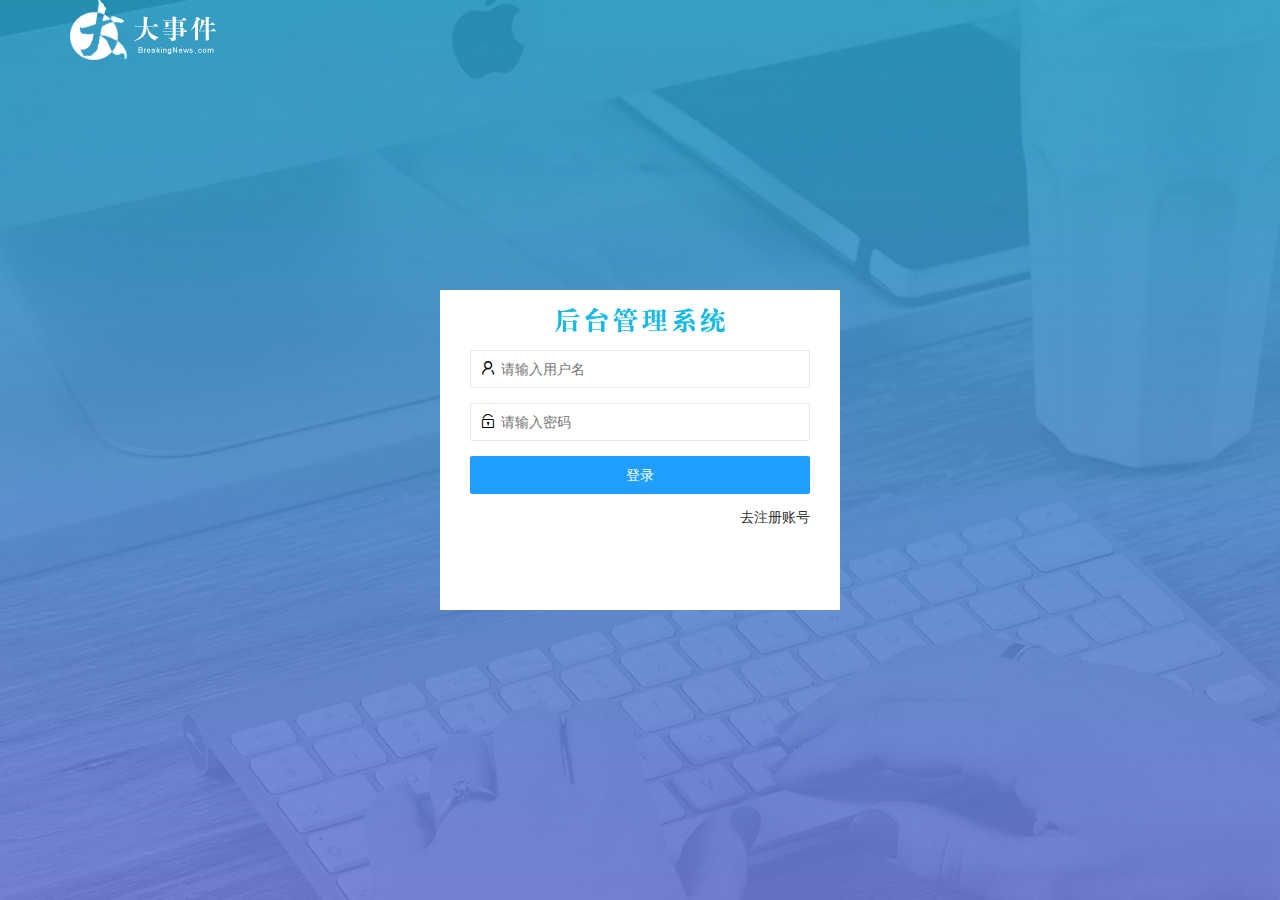
<file: login.html>
<!DOCTYPE html>
<html lang="en">

<head>
    <meta charset="UTF-8">
    <meta name="viewport" content="width=device-width, initial-scale=1.0">
    <title>Document</title>
    <link rel="stylesheet" href="./assets/lib/layui/css/layui.css">
    <link rel="stylesheet" href="./assets/css/login.css">
</head>

<body>
    <div class="layui-main">
        <img src="./assets/images/logo.png" alt="">
    </div>


    <!-- 登录注册大盒子 -->
    <div class="loginAndRegBox">
        <!-- 登录注册大盒子标题 -->
        <div class="title-box"></div>
        <!-- 登录盒子 -->
        <div class="login-box">
            <!-- 登录表单 -->
            <form class="layui-form" action="" id="form_login">
                <div class="layui-form-item">
                    <i class="layui-icon layui-icon-username"></i>
                    <input type="text" name="username" required lay-verify="required" placeholder="请输入用户名" autocomplete="off" class="layui-input">
                </div>
                <div class="layui-form-item">
                    <i class="layui-icon layui-icon-password"></i>
                    <input type="password" name="password" required lay-verify="required|pwd" placeholder="请输入密码" autocomplete="off" class="layui-input">
                </div>
                <div class="layui-form-item">
                    <button class="layui-btn layui-btn-fluid layui-btn-normal" lay-submit lay-filter="formDemo">登录</button>
                </div>
                <div class="layui-form-item link">
                    <a href="javascript:;" id="link_reg">去注册账号</a>
                </div>
            </form>
        </div>
        <!-- 注册盒子 -->
        <div class="reg-box">
            <form class="layui-form" action="" id="form_reg">
                <div class="layui-form-item">
                    <i class="layui-icon layui-icon-username"></i>
                    <input type="text" name="username" required lay-verify="required" placeholder="请输入用户名" autocomplete="off" class="layui-input">
                </div>
                <div class="layui-form-item">
                    <i class="layui-icon layui-icon-password"></i>
                    <input type="password" name="password" required lay-verify="required|pwd" placeholder="请输入密码" autocomplete="off" class="layui-input">
                </div>
                <div class="layui-form-item">
                    <i class="layui-icon layui-icon-password"></i>
                    <input type="password" required lay-verify="required|repwd" placeholder="再次确定密码" autocomplete="off" class="layui-input">
                </div>
                <div class="layui-form-item">
                    <button class="layui-btn layui-btn-fluid layui-btn-normal" lay-submit lay-filter="formDemo">登录</button>
                </div>
                <div class="layui-form-item link">
                    <a href="javascript:;" id="link_login">去登录</a>
                </div>
            </form>

        </div>
    </div>

    <script src="./assets/lib/layui/layui.all.js"></script>
    <script src="./assets/lib/jquery.js"></script>
    <script src="./assets/js/baseAPI.js"></script>
    <script src="./assets/js/login.js"></script>
    <script>
    </script>
</body>

</html>
</file>
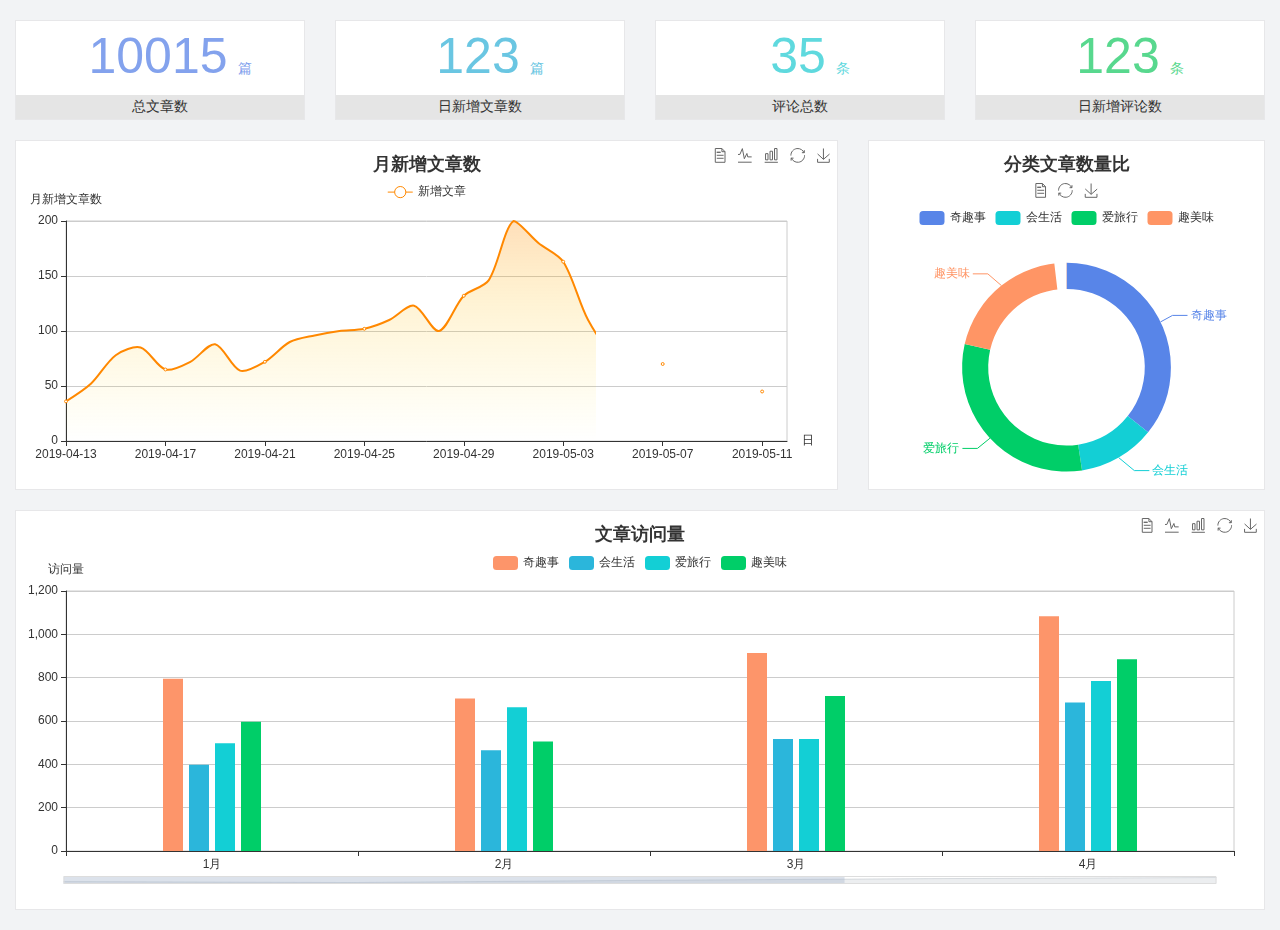
<file: home/dashboard.html>
<!DOCTYPE html>
<html lang="en">

<head>
  <meta charset="UTF-8">
  <meta name="viewport" content="width=device-width, initial-scale=1.0">
  <meta http-equiv="X-UA-Compatible" content="ie=edge">
  <title>图表统计</title>
  <link rel="stylesheet" href="../../assets/lib/bootstrap.css" />
  <link rel="stylesheet" href="../../assets/lib/main.css" />
  <script src="../../assets/lib/jquery.js"></script>
  <script type="text/javascript" src="../../assets/lib/echarts.min.js"></script>
</head>

<body>
  <div class="container-fluid">
    <div class="row spannel_list">
      <div class="col-sm-3 col-xs-6">
        <div class="spannel">
          <em>10015</em><span>篇</span>
          <b>总文章数</b>
        </div>
      </div>
      <div class="col-sm-3 col-xs-6">
        <div class="spannel scolor01">
          <em>123</em><span>篇</span>
          <b>日新增文章数</b>
        </div>
      </div>
      <div class="col-sm-3 col-xs-6">
        <div class="spannel scolor02">
          <em>35</em><span>条</span>
          <b>评论总数</b>
        </div>
      </div>
      <div class="col-sm-3 col-xs-6">
        <div class="spannel scolor03">
          <em>123</em><span>条</span>
          <b>日新增评论数</b>
        </div>
      </div>
    </div>
  </div>

  <div class="container-fluid">
    <div class="row curve-pie">
      <div class="col-lg-8 col-md-8">
        <div class="gragh_pannel" id="curve_show"></div>
      </div>
      <div class="col-lg-4 col-md-4">
        <div class="gragh_pannel" id="pie_show"></div>
      </div>
    </div>
  </div>

  <div class="container-fluid">
    <div class="column_pannel" id="column_show"></div>
  </div>

  <script>
    var oChart = echarts.init(document.getElementById('curve_show'));
    var aList_all = [
      { 'count': 36, 'date': '2019-04-13' },
      { 'count': 52, 'date': '2019-04-14' },
      { 'count': 78, 'date': '2019-04-15' },
      { 'count': 85, 'date': '2019-04-16' },
      { 'count': 65, 'date': '2019-04-17' },
      { 'count': 72, 'date': '2019-04-18' },
      { 'count': 88, 'date': '2019-04-19' },
      { 'count': 64, 'date': '2019-04-20' },
      { 'count': 72, 'date': '2019-04-21' },
      { 'count': 90, 'date': '2019-04-22' },
      { 'count': 96, 'date': '2019-04-23' },
      { 'count': 100, 'date': '2019-04-24' },
      { 'count': 102, 'date': '2019-04-25' },
      { 'count': 110, 'date': '2019-04-26' },
      { 'count': 123, 'date': '2019-04-27' },
      { 'count': 100, 'date': '2019-04-28' },
      { 'count': 132, 'date': '2019-04-29' },
      { 'count': 146, 'date': '2019-04-30' },
      { 'count': 200, 'date': '2019-05-01' },
      { 'count': 180, 'date': '2019-05-02' },
      { 'count': 163, 'date': '2019-05-03' },
      { 'count': 110, 'date': '2019-05-04' },
      { 'count': 80, 'date': '2019-05-05' },
      { 'count': 82, 'date': '2019-05-06' },
      { 'count': 70, 'date': '2019-05-07' },
      { 'count': 65, 'date': '2019-05-08' },
      { 'count': 54, 'date': '2019-05-09' },
      { 'count': 40, 'date': '2019-05-10' },
      { 'count': 45, 'date': '2019-05-11' },
      { 'count': 38, 'date': '2019-05-12' },
    ];

    let aCount = [];
    let aDate = [];

    for (var i = 0; i < aList_all.length; i++) {
      aCount.push(aList_all[i].count);
      aDate.push(aList_all[i].date);
    }

    var chartopt = {
      title: {
        text: '月新增文章数',
        left: 'center',
        top: '10'
      },
      tooltip: {
        trigger: 'axis'
      },
      legend: {
        data: ['新增文章'],
        top: '40'
      },
      toolbox: {
        show: true,
        feature: {
          mark: { show: true },
          dataView: { show: true, readOnly: false },
          magicType: { show: true, type: ['line', 'bar'] },
          restore: { show: true },
          saveAsImage: { show: true }
        }
      },
      calculable: true,
      xAxis: [
        {
          name: '日',
          type: 'category',
          boundaryGap: false,
          data: aDate
        }
      ],
      yAxis: [
        {
          name: '月新增文章数',
          type: 'value'
        }
      ],
      series: [
        {
          name: '新增文章',
          type: 'line',
          smooth: true,
          itemStyle: { normal: { areaStyle: { type: 'default' }, color: '#f80' }, lineStyle: { color: '#f80' } },
          data: aCount
        }],
      areaStyle: {
        normal: {
          color: new echarts.graphic.LinearGradient(0, 0, 0, 1, [{
            offset: 0,
            color: 'rgba(255,136,0,0.39)'
          }, {
            offset: .34,
            color: 'rgba(255,180,0,0.25)'
          }, {
            offset: 1,
            color: 'rgba(255,222,0,0.00)'
          }])

        }
      },
      grid: {
        show: true,
        x: 50,
        x2: 50,
        y: 80,
        height: 220
      }
    };

    oChart.setOption(chartopt);


    var oPie = echarts.init(document.getElementById('pie_show'));
    var oPieopt =
    {
      title: {
        top: 10,
        text: '分类文章数量比',
        x: 'center'
      },
      tooltip: {
        trigger: 'item',
        formatter: "{a} <br/>{b} : {c} ({d}%)"
      },
      color: ['#5885e8', '#13cfd5', '#00ce68', '#ff9565'],
      legend: {
        x: 'center',
        top: 65,
        data: ['奇趣事', '会生活', '爱旅行', '趣美味']
      },
      toolbox: {
        show: true,
        x: 'center',
        top: 35,
        feature: {
          mark: { show: true },
          dataView: { show: true, readOnly: false },
          magicType: {
            show: true,
            type: ['pie', 'funnel'],
            option: {
              funnel: {
                x: '25%',
                width: '50%',
                funnelAlign: 'left',
                max: 1548
              }
            }
          },
          restore: { show: true },
          saveAsImage: { show: true }
        }
      },
      calculable: true,
      series: [
        {
          name: '访问来源',
          type: 'pie',
          radius: ['45%', '60%'],
          center: ['50%', '65%'],
          data: [
            { value: 300, name: '奇趣事' },
            { value: 100, name: '会生活' },
            { value: 260, name: '爱旅行' },
            { value: 180, name: '趣美味' }
          ]
        }
      ]
    };
    oPie.setOption(oPieopt);



    var oColumn = this.echarts.init(document.getElementById('column_show'));
    var oColumnopt =
    {
      title: {
        text: '文章访问量',
        left: 'center',
        top: '10'
      },
      tooltip: {
        trigger: 'axis'
      },
      legend: {
        data: ['奇趣事', '会生活', '爱旅行', '趣美味'],
        top: '40'
      },
      toolbox: {
        show: true,
        feature: {
          mark: { show: true },
          dataView: { show: true, readOnly: false },
          magicType: { show: true, type: ['line', 'bar'] },
          restore: { show: true },
          saveAsImage: { show: true }
        }
      },
      calculable: true,
      xAxis: [
        {
          type: 'category',
          data: ['1月', '2月', '3月', '4月', '5月']
        }
      ],
      yAxis: [
        {
          name: '访问量',
          type: 'value'
        }
      ],
      series: [
        {
          name: '奇趣事',
          type: 'bar',
          barWidth: 20,
          itemStyle: {
            normal: { areaStyle: { type: 'default' }, color: '#fd956a' }
          },
          data: [800, 708, 920, 1090, 1200]
        },
        {
          name: '会生活',
          type: 'bar',
          barWidth: 20,
          itemStyle: {
            normal: { areaStyle: { type: 'default' }, color: '#2bb6db' }
          },
          data: [400, 468, 520, 690, 800]
        },
        {
          name: '爱旅行',
          type: 'bar',
          barWidth: 20,
          itemStyle: {
            normal: { areaStyle: { type: 'default' }, color: '#13cfd5' }
          },
          data: [500, 668, 520, 790, 900]
        },
        {
          name: '趣美味',
          type: 'bar',
          barWidth: 20,
          itemStyle: {
            normal: { areaStyle: { type: 'default' }, color: '#00ce68' }
          },
          data: [600, 508, 720, 890, 1000]
        }
      ],
      grid: {
        show: true,
        x: 50,
        x2: 30,
        y: 80,
        height: 260
      },
      dataZoom: [//给x轴设置滚动条
        {
          start: 0,//默认为0
          end: 100 - 1000 / 31,//默认为100
          type: 'slider',
          show: true,
          xAxisIndex: [0],
          handleSize: 0,//滑动条的 左右2个滑动条的大小
          height: 8,//组件高度
          left: 45, //左边的距离
          right: 50,//右边的距离
          bottom: 26,//右边的距离
          handleColor: '#ddd',//h滑动图标的颜色
          handleStyle: {
            borderColor: "#cacaca",
            borderWidth: "1",
            shadowBlur: 2,
            background: "#ddd",
            shadowColor: "#ddd",
          }
        }]
    };
    oColumn.setOption(oColumnopt);
  </script>
</body>

</html>
</file>
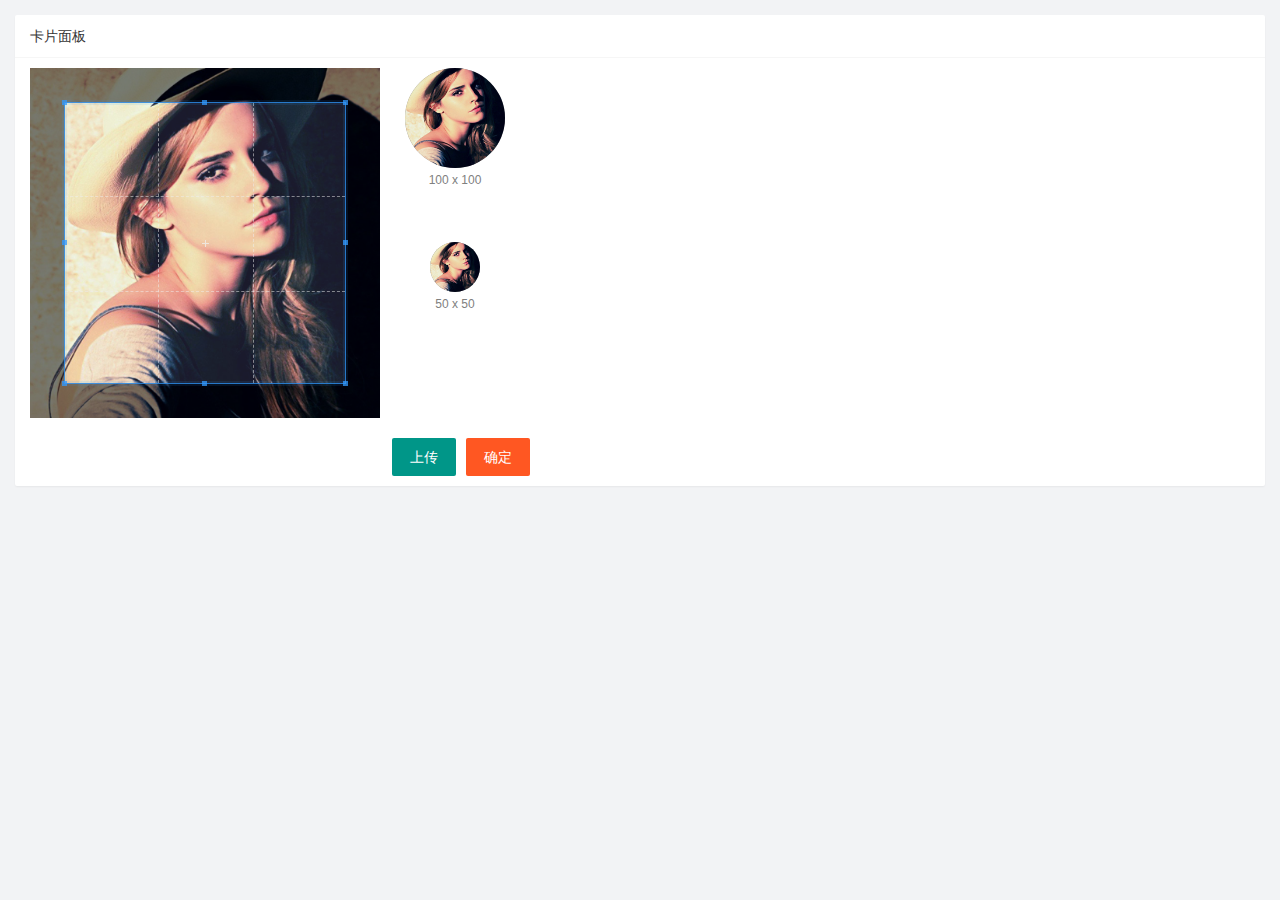
<file: user/user_avatar.html>
<!DOCTYPE html>
<html lang="en">

<head>
    <meta charset="UTF-8">
    <meta name="viewport" content="width=device-width, initial-scale=1.0">
    <title>Document</title>
    <link rel="stylesheet" href="/assets/lib/layui/css/layui.css">
    <link rel="stylesheet" href="/assets/lib/cropper/cropper.css" />
    <link rel="stylesheet" href="/assets/css/user/user_avatar.css">
</head>

<body>
    <div class="layui-card">
        <div class="layui-card-header">卡片面板</div>
        <div class="layui-card-body">
            <!-- 第一行的图片裁剪和预览区域 -->
            <div class="row1">
                <!-- 图片裁剪区域 -->
                <div class="cropper-box">
                    <!-- 这个 img 标签很重要，将来会把它初始化为裁剪区域 -->
                    <img id="image" src="/assets/images/sample.jpg" />
                </div>
                <!-- 图片的预览区域 -->
                <div class="preview-box">
                    <div>
                        <!-- 宽高为 100px 的预览区域 -->
                        <div class="img-preview w100"></div>
                        <p class="size">100 x 100</p>
                    </div>
                    <div>
                        <!-- 宽高为 50px 的预览区域 -->
                        <div class="img-preview w50"></div>
                        <p class="size">50 x 50</p>
                    </div>
                </div>
            </div>

            <!-- 第二行的按钮区域 -->
            <div class="row2">
                <input type="file" name="" id="file" accept="img/png,img/jpeg">
                <button type="button" class="layui-btn" id="upload">上传</button>
                <button type="button" class="layui-btn layui-btn-danger" id="upload2">确定</button>
            </div>
        </div>
    </div>
    <script src="/assets/lib/layui/layui.all.js"></script>
    <script src="/assets/lib/jquery.js"></script>
    <script src="/assets/lib/cropper/Cropper.js"></script>
    <script src="/assets/lib/cropper/jquery-cropper.js"></script>
    <script src="/assets/js/baseAPI.js"></script>
    <script src="/assets/js/user/user_avatar.js"></script>
</body>

</html>
</file>
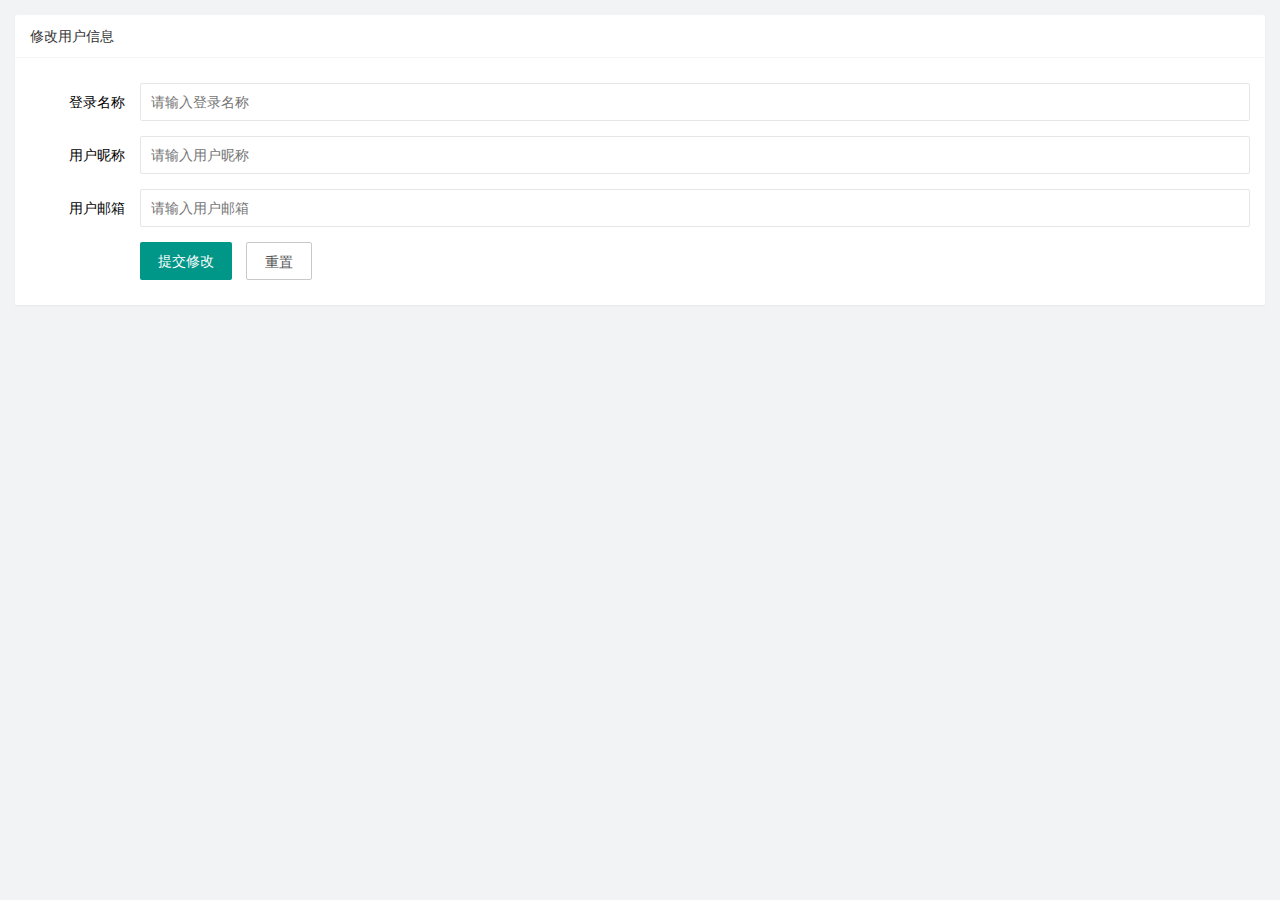
<file: user/user_info.html>
<!DOCTYPE html>
<html lang="en">

<head>
    <meta charset="UTF-8" />
    <meta name="viewport" content="width=device-width, initial-scale=1.0" />
    <title>Document</title>
    <!-- 导入 layui 的样式 -->
    <link rel="stylesheet" href="/assets/lib/layui/css/layui.css" />
    <!-- 导入自己的样式 -->
    <link rel="stylesheet" href="/assets/css/user/user_info.css" />
</head>

<body>
    <!-- 卡片区域 -->
    <div class="layui-card">
        <div class="layui-card-header">修改用户信息</div>
        <div class="layui-card-body">
            <!-- form 表单区域 -->
            <form class="layui-form" action="" lay-filter="formUserInfo">
                <div class="layui-form-item">
                    <input type="hidden" name="id" value="">
                </div>
                <div class="layui-form-item">
                    <label class="layui-form-label">登录名称</label>
                    <div class="layui-input-block">
                        <input type="text" name="username" required lay-verify="required" placeholder="请输入登录名称" autocomplete="off" class="layui-input" readonly />
                    </div>
                </div>
                <div class="layui-form-item">
                    <label class="layui-form-label">用户昵称</label>
                    <div class="layui-input-block">
                        <input type="text" name="nickname" required lay-verify="required|nickname" placeholder="请输入用户昵称" autocomplete="off" class="layui-input" />
                    </div>
                </div>
                <div class="layui-form-item">
                    <label class="layui-form-label">用户邮箱</label>
                    <div class="layui-input-block">
                        <input type="text" name="email" required lay-verify="required|email" placeholder="请输入用户邮箱" autocomplete="off" class="layui-input" />
                    </div>
                </div>
                <div class="layui-form-item">
                    <div class="layui-input-block">
                        <button class="layui-btn" lay-submit lay-filter="formDemo">提交修改</button>
                        <button type="reset" class="layui-btn layui-btn-primary" id="resetBtn">重置</button>
                    </div>
                </div>
            </form>
        </div>
    </div>
    <!-- 导入 layui 的 js -->
    <script src="/assets/lib/layui/layui.all.js"></script>
    <!-- 导入 jquery -->
    <script src="/assets/lib/jquery.js"></script>
    <script src="/assets/js/baseAPI.js"></script>
    <!-- 导入自己的 js -->
    <script src="/assets/js/user/user_info.js"></script>
</body>

</html>
</file>
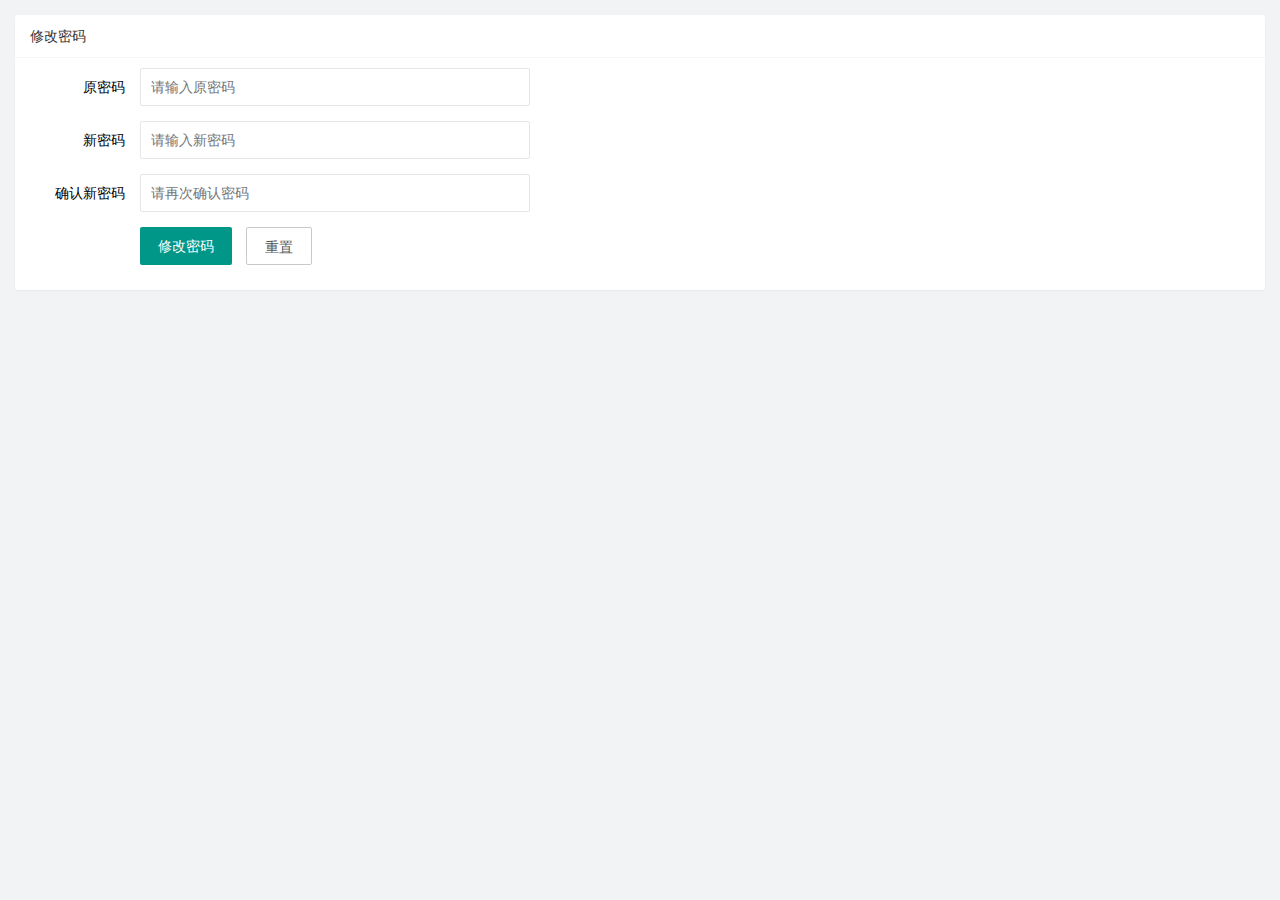
<file: user/user_pwd.html>
<!DOCTYPE html>
<html lang="en">

<head>
    <meta charset="UTF-8" />
    <meta name="viewport" content="width=device-width, initial-scale=1.0" />
    <title>Document</title>
    <link rel="stylesheet" href="/assets/lib/layui/css/layui.css" />
    <link rel="stylesheet" href="/assets/css/user/user_pwd.css" />
</head>

<body>
    <!-- 卡片区域 -->
    <div class="layui-card">
        <div class="layui-card-header">修改密码</div>
        <div class="layui-card-body">
            <form class="layui-form">
                <div class="layui-form-item">
                    <label class="layui-form-label">原密码</label>
                    <div class="layui-input-block">
                        <input type="password" name="oldPwd" required lay-verify="required|pwd" placeholder="请输入原密码" autocomplete="off" class="layui-input" />
                    </div>
                </div>
                <div class="layui-form-item">
                    <label class="layui-form-label">新密码</label>
                    <div class="layui-input-block">
                        <input type="password" name="newPwd" required lay-verify="required|pwd|samepwd" placeholder="请输入新密码" autocomplete="off" class="layui-input" />
                    </div>
                </div>
                <div class="layui-form-item">
                    <label class="layui-form-label">确认新密码</label>
                    <div class="layui-input-block">
                        <input type="password" name="rePwd" required lay-verify="required|pwd" placeholder="请再次确认密码" autocomplete="off" class="layui-input" />
                    </div>
                </div>
                <div class="layui-form-item">
                    <div class="layui-input-block">
                        <button class="layui-btn" lay-submit lay-filter="formDemo">修改密码</button>
                        <button type="reset" class="layui-btn layui-btn-primary">重置</button>
                    </div>
                </div>
            </form>
        </div>
    </div>
    <script src="/assets/lib/layui/layui.all.js"></script>
    <script src="/assets/lib/jquery.js"></script>
    <script src="/assets/js/baseAPI.js"></script>
    <script src="/assets/js/user/user_pwd.js"></script>
</body>

</html>
</file>
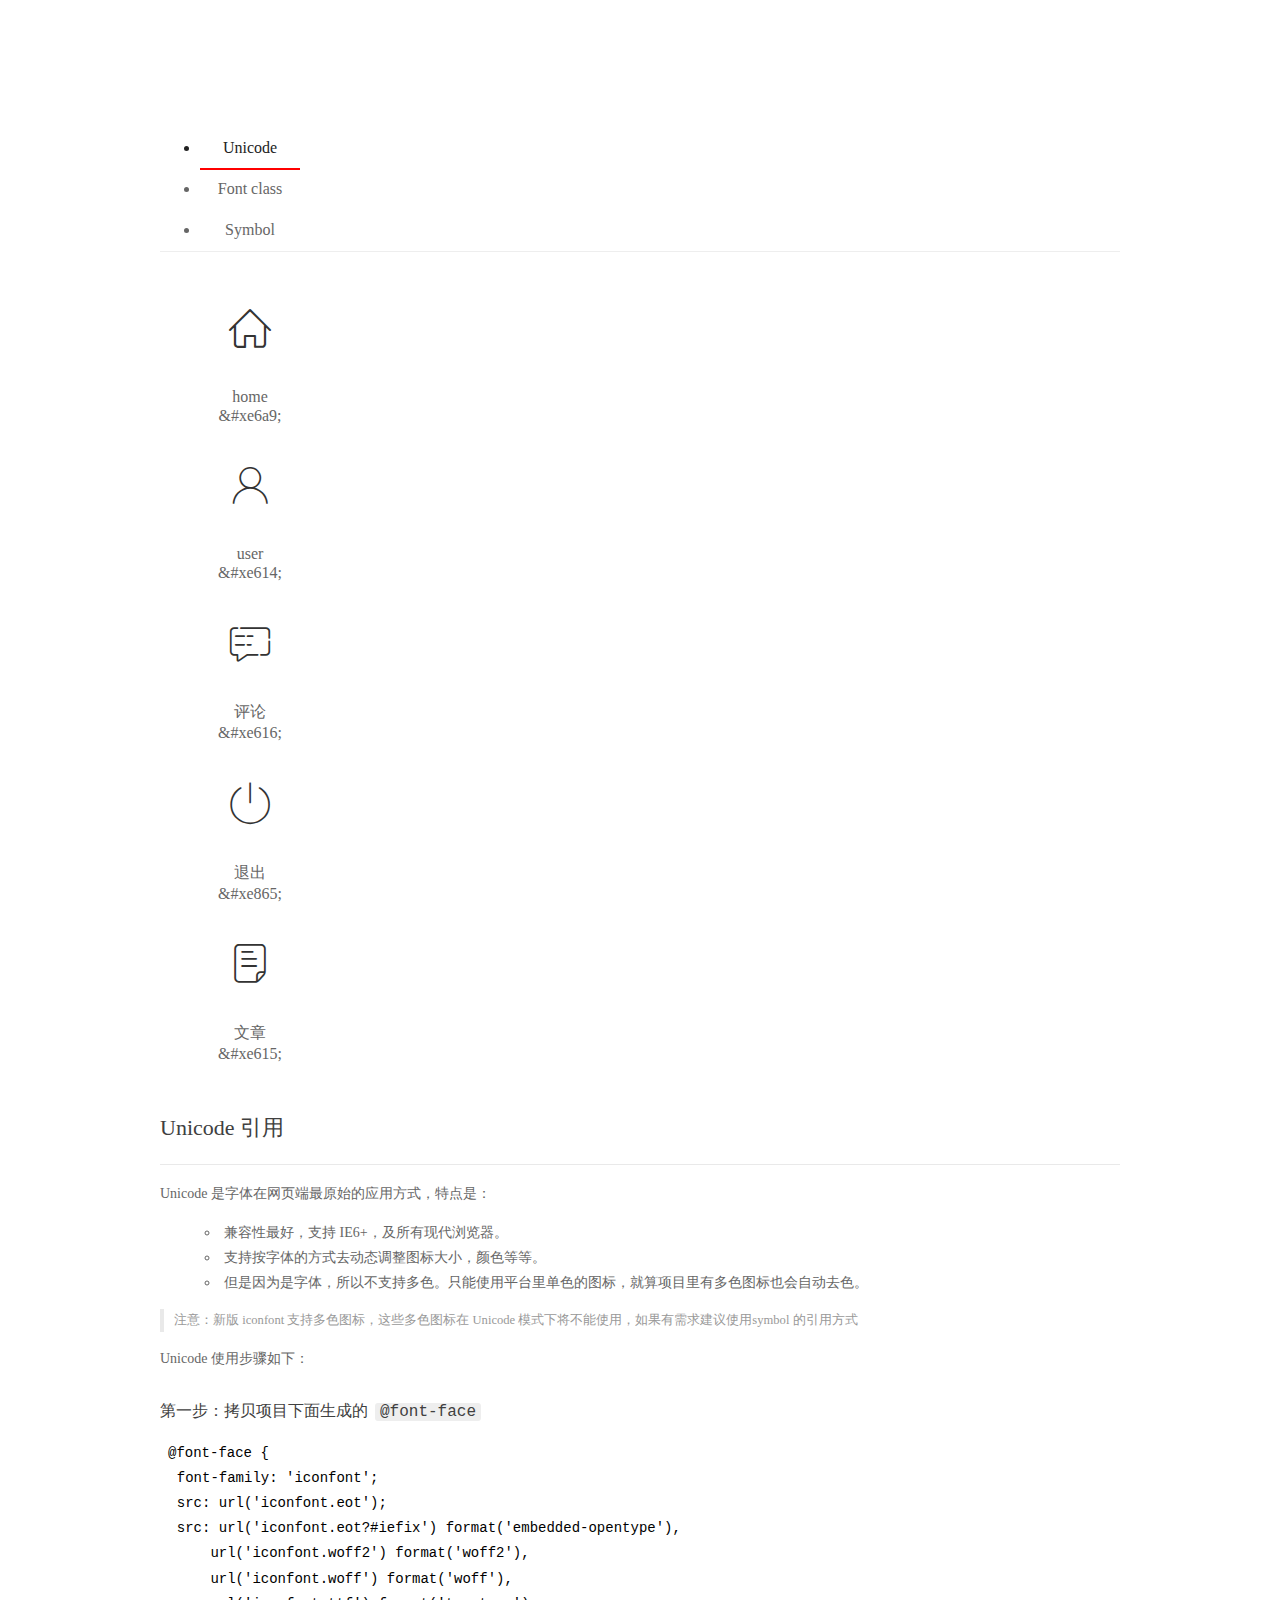
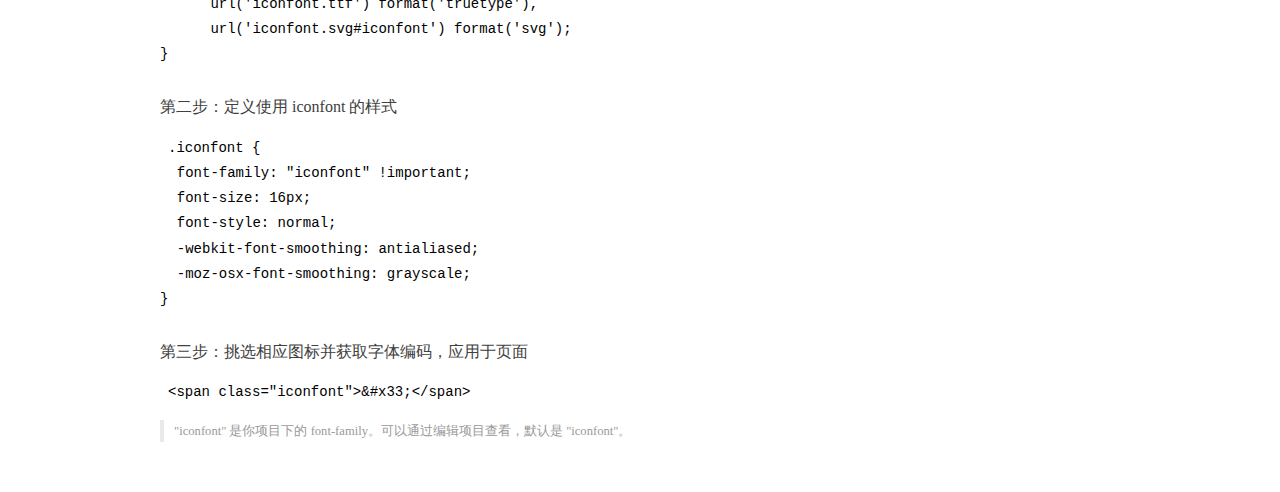
<file: assets/fonts/demo_index.html>
<!DOCTYPE html>
<html>
<head>
  <meta charset="utf-8"/>
  <title>IconFont Demo</title>
  <link rel="shortcut icon" href="https://gtms04.alicdn.com/tps/i4/TB1_oz6GVXXXXaFXpXXJDFnIXXX-64-64.ico" type="image/x-icon"/>
  <link rel="stylesheet" href="https://g.alicdn.com/thx/cube/1.3.2/cube.min.css">
  <link rel="stylesheet" href="demo.css">
  <link rel="stylesheet" href="iconfont.css">
  <script src="iconfont.js"></script>
  <!-- jQuery -->
  <script src="https://a1.alicdn.com/oss/uploads/2018/12/26/7bfddb60-08e8-11e9-9b04-53e73bb6408b.js"></script>
  <!-- 代码高亮 -->
  <script src="https://a1.alicdn.com/oss/uploads/2018/12/26/a3f714d0-08e6-11e9-8a15-ebf944d7534c.js"></script>
</head>
<body>
  <div class="main">
    <h1 class="logo"><a href="https://www.iconfont.cn/" title="iconfont 首页" target="_blank">&#xe86b;</a></h1>
    <div class="nav-tabs">
      <ul id="tabs" class="dib-box">
        <li class="dib active"><span>Unicode</span></li>
        <li class="dib"><span>Font class</span></li>
        <li class="dib"><span>Symbol</span></li>
      </ul>
      
    </div>
    <div class="tab-container">
      <div class="content unicode" style="display: block;">
          <ul class="icon_lists dib-box">
          
            <li class="dib">
              <span class="icon iconfont">&#xe6a9;</span>
                <div class="name">home</div>
                <div class="code-name">&amp;#xe6a9;</div>
              </li>
          
            <li class="dib">
              <span class="icon iconfont">&#xe614;</span>
                <div class="name">user</div>
                <div class="code-name">&amp;#xe614;</div>
              </li>
          
            <li class="dib">
              <span class="icon iconfont">&#xe616;</span>
                <div class="name">评论</div>
                <div class="code-name">&amp;#xe616;</div>
              </li>
          
            <li class="dib">
              <span class="icon iconfont">&#xe865;</span>
                <div class="name">退出</div>
                <div class="code-name">&amp;#xe865;</div>
              </li>
          
            <li class="dib">
              <span class="icon iconfont">&#xe615;</span>
                <div class="name">文章</div>
                <div class="code-name">&amp;#xe615;</div>
              </li>
          
          </ul>
          <div class="article markdown">
          <h2 id="unicode-">Unicode 引用</h2>
          <hr>

          <p>Unicode 是字体在网页端最原始的应用方式，特点是：</p>
          <ul>
            <li>兼容性最好，支持 IE6+，及所有现代浏览器。</li>
            <li>支持按字体的方式去动态调整图标大小，颜色等等。</li>
            <li>但是因为是字体，所以不支持多色。只能使用平台里单色的图标，就算项目里有多色图标也会自动去色。</li>
          </ul>
          <blockquote>
            <p>注意：新版 iconfont 支持多色图标，这些多色图标在 Unicode 模式下将不能使用，如果有需求建议使用symbol 的引用方式</p>
          </blockquote>
          <p>Unicode 使用步骤如下：</p>
          <h3 id="-font-face">第一步：拷贝项目下面生成的 <code>@font-face</code></h3>
<pre><code class="language-css"
>@font-face {
  font-family: 'iconfont';
  src: url('iconfont.eot');
  src: url('iconfont.eot?#iefix') format('embedded-opentype'),
      url('iconfont.woff2') format('woff2'),
      url('iconfont.woff') format('woff'),
      url('iconfont.ttf') format('truetype'),
      url('iconfont.svg#iconfont') format('svg');
}
</code></pre>
          <h3 id="-iconfont-">第二步：定义使用 iconfont 的样式</h3>
<pre><code class="language-css"
>.iconfont {
  font-family: "iconfont" !important;
  font-size: 16px;
  font-style: normal;
  -webkit-font-smoothing: antialiased;
  -moz-osx-font-smoothing: grayscale;
}
</code></pre>
          <h3 id="-">第三步：挑选相应图标并获取字体编码，应用于页面</h3>
<pre>
<code class="language-html"
>&lt;span class="iconfont"&gt;&amp;#x33;&lt;/span&gt;
</code></pre>
          <blockquote>
            <p>"iconfont" 是你项目下的 font-family。可以通过编辑项目查看，默认是 "iconfont"。</p>
          </blockquote>
          </div>
      </div>
      <div class="content font-class">
        <ul class="icon_lists dib-box">
          
          <li class="dib">
            <span class="icon iconfont icon-home"></span>
            <div class="name">
              home
            </div>
            <div class="code-name">.icon-home
            </div>
          </li>
          
          <li class="dib">
            <span class="icon iconfont icon-user"></span>
            <div class="name">
              user
            </div>
            <div class="code-name">.icon-user
            </div>
          </li>
          
          <li class="dib">
            <span class="icon iconfont icon-pinglun"></span>
            <div class="name">
              评论
            </div>
            <div class="code-name">.icon-pinglun
            </div>
          </li>
          
          <li class="dib">
            <span class="icon iconfont icon-tuichu"></span>
            <div class="name">
              退出
            </div>
            <div class="code-name">.icon-tuichu
            </div>
          </li>
          
          <li class="dib">
            <span class="icon iconfont icon-16"></span>
            <div class="name">
              文章
            </div>
            <div class="code-name">.icon-16
            </div>
          </li>
          
        </ul>
        <div class="article markdown">
        <h2 id="font-class-">font-class 引用</h2>
        <hr>

        <p>font-class 是 Unicode 使用方式的一种变种，主要是解决 Unicode 书写不直观，语意不明确的问题。</p>
        <p>与 Unicode 使用方式相比，具有如下特点：</p>
        <ul>
          <li>兼容性良好，支持 IE8+，及所有现代浏览器。</li>
          <li>相比于 Unicode 语意明确，书写更直观。可以很容易分辨这个 icon 是什么。</li>
          <li>因为使用 class 来定义图标，所以当要替换图标时，只需要修改 class 里面的 Unicode 引用。</li>
          <li>不过因为本质上还是使用的字体，所以多色图标还是不支持的。</li>
        </ul>
        <p>使用步骤如下：</p>
        <h3 id="-fontclass-">第一步：引入项目下面生成的 fontclass 代码：</h3>
<pre><code class="language-html">&lt;link rel="stylesheet" href="./iconfont.css"&gt;
</code></pre>
        <h3 id="-">第二步：挑选相应图标并获取类名，应用于页面：</h3>
<pre><code class="language-html">&lt;span class="iconfont icon-xxx"&gt;&lt;/span&gt;
</code></pre>
        <blockquote>
          <p>"
            iconfont" 是你项目下的 font-family。可以通过编辑项目查看，默认是 "iconfont"。</p>
        </blockquote>
      </div>
      </div>
      <div class="content symbol">
          <ul class="icon_lists dib-box">
          
            <li class="dib">
                <svg class="icon svg-icon" aria-hidden="true">
                  <use xlink:href="#icon-home"></use>
                </svg>
                <div class="name">home</div>
                <div class="code-name">#icon-home</div>
            </li>
          
            <li class="dib">
                <svg class="icon svg-icon" aria-hidden="true">
                  <use xlink:href="#icon-user"></use>
                </svg>
                <div class="name">user</div>
                <div class="code-name">#icon-user</div>
            </li>
          
            <li class="dib">
                <svg class="icon svg-icon" aria-hidden="true">
                  <use xlink:href="#icon-pinglun"></use>
                </svg>
                <div class="name">评论</div>
                <div class="code-name">#icon-pinglun</div>
            </li>
          
            <li class="dib">
                <svg class="icon svg-icon" aria-hidden="true">
                  <use xlink:href="#icon-tuichu"></use>
                </svg>
                <div class="name">退出</div>
                <div class="code-name">#icon-tuichu</div>
            </li>
          
            <li class="dib">
                <svg class="icon svg-icon" aria-hidden="true">
                  <use xlink:href="#icon-16"></use>
                </svg>
                <div class="name">文章</div>
                <div class="code-name">#icon-16</div>
            </li>
          
          </ul>
          <div class="article markdown">
          <h2 id="symbol-">Symbol 引用</h2>
          <hr>

          <p>这是一种全新的使用方式，应该说这才是未来的主流，也是平台目前推荐的用法。相关介绍可以参考这篇<a href="">文章</a>
            这种用法其实是做了一个 SVG 的集合，与另外两种相比具有如下特点：</p>
          <ul>
            <li>支持多色图标了，不再受单色限制。</li>
            <li>通过一些技巧，支持像字体那样，通过 <code>font-size</code>, <code>color</code> 来调整样式。</li>
            <li>兼容性较差，支持 IE9+，及现代浏览器。</li>
            <li>浏览器渲染 SVG 的性能一般，还不如 png。</li>
          </ul>
          <p>使用步骤如下：</p>
          <h3 id="-symbol-">第一步：引入项目下面生成的 symbol 代码：</h3>
<pre><code class="language-html">&lt;script src="./iconfont.js"&gt;&lt;/script&gt;
</code></pre>
          <h3 id="-css-">第二步：加入通用 CSS 代码（引入一次就行）：</h3>
<pre><code class="language-html">&lt;style&gt;
.icon {
  width: 1em;
  height: 1em;
  vertical-align: -0.15em;
  fill: currentColor;
  overflow: hidden;
}
&lt;/style&gt;
</code></pre>
          <h3 id="-">第三步：挑选相应图标并获取类名，应用于页面：</h3>
<pre><code class="language-html">&lt;svg class="icon" aria-hidden="true"&gt;
  &lt;use xlink:href="#icon-xxx"&gt;&lt;/use&gt;
&lt;/svg&gt;
</code></pre>
          </div>
      </div>

    </div>
  </div>
  <script>
  $(document).ready(function () {
      $('.tab-container .content:first').show()

      $('#tabs li').click(function (e) {
        var tabContent = $('.tab-container .content')
        var index = $(this).index()

        if ($(this).hasClass('active')) {
          return
        } else {
          $('#tabs li').removeClass('active')
          $(this).addClass('active')

          tabContent.hide().eq(index).fadeIn()
        }
      })
    })
  </script>
</body>
</html>
</file>
<file: assets/lib/layui/css/layui.css>
/** layui-v2.5.5 MIT License By https://www.layui.com */
 .layui-inline,img{display:inline-block;vertical-align:middle}h1,h2,h3,h4,h5,h6{font-weight:400}.layui-edge,.layui-header,.layui-inline,.layui-main{position:relative}.layui-body,.layui-edge,.layui-elip{overflow:hidden}.layui-btn,.layui-edge,.layui-inline,img{vertical-align:middle}.layui-btn,.layui-disabled,.layui-icon,.layui-unselect{-moz-user-select:none;-webkit-user-select:none;-ms-user-select:none}.layui-elip,.layui-form-checkbox span,.layui-form-pane .layui-form-label{text-overflow:ellipsis;white-space:nowrap}.layui-breadcrumb,.layui-tree-btnGroup{visibility:hidden}blockquote,body,button,dd,div,dl,dt,form,h1,h2,h3,h4,h5,h6,input,li,ol,p,pre,td,textarea,th,ul{margin:0;padding:0;-webkit-tap-highlight-color:rgba(0,0,0,0)}a:active,a:hover{outline:0}img{border:none}li{list-style:none}table{border-collapse:collapse;border-spacing:0}h4,h5,h6{font-size:100%}button,input,optgroup,option,select,textarea{font-family:inherit;font-size:inherit;font-style:inherit;font-weight:inherit;outline:0}pre{white-space:pre-wrap;white-space:-moz-pre-wrap;white-space:-pre-wrap;white-space:-o-pre-wrap;word-wrap:break-word}body{line-height:24px;font:14px Helvetica Neue,Helvetica,PingFang SC,Tahoma,Arial,sans-serif}hr{height:1px;margin:10px 0;border:0;clear:both}a{color:#333;text-decoration:none}a:hover{color:#777}a cite{font-style:normal;*cursor:pointer}.layui-border-box,.layui-border-box *{box-sizing:border-box}.layui-box,.layui-box *{box-sizing:content-box}.layui-clear{clear:both;*zoom:1}.layui-clear:after{content:'\20';clear:both;*zoom:1;display:block;height:0}.layui-inline{*display:inline;*zoom:1}.layui-edge{display:inline-block;width:0;height:0;border-width:6px;border-style:dashed;border-color:transparent}.layui-edge-top{top:-4px;border-bottom-color:#999;border-bottom-style:solid}.layui-edge-right{border-left-color:#999;border-left-style:solid}.layui-edge-bottom{top:2px;border-top-color:#999;border-top-style:solid}.layui-edge-left{border-right-color:#999;border-right-style:solid}.layui-disabled,.layui-disabled:hover{color:#d2d2d2!important;cursor:not-allowed!important}.layui-circle{border-radius:100%}.layui-show{display:block!important}.layui-hide{display:none!important}@font-face{font-family:layui-icon;src:url(../font/iconfont.eot?v=250);src:url(../font/iconfont.eot?v=250#iefix) format('embedded-opentype'),url(../font/iconfont.woff2?v=250) format('woff2'),url(../font/iconfont.woff?v=250) format('woff'),url(../font/iconfont.ttf?v=250) format('truetype'),url(../font/iconfont.svg?v=250#layui-icon) format('svg')}.layui-icon{font-family:layui-icon!important;font-size:16px;font-style:normal;-webkit-font-smoothing:antialiased;-moz-osx-font-smoothing:grayscale}.layui-icon-reply-fill:before{content:"\e611"}.layui-icon-set-fill:before{content:"\e614"}.layui-icon-menu-fill:before{content:"\e60f"}.layui-icon-search:before{content:"\e615"}.layui-icon-share:before{content:"\e641"}.layui-icon-set-sm:before{content:"\e620"}.layui-icon-engine:before{content:"\e628"}.layui-icon-close:before{content:"\1006"}.layui-icon-close-fill:before{content:"\1007"}.layui-icon-chart-screen:before{content:"\e629"}.layui-icon-star:before{content:"\e600"}.layui-icon-circle-dot:before{content:"\e617"}.layui-icon-chat:before{content:"\e606"}.layui-icon-release:before{content:"\e609"}.layui-icon-list:before{content:"\e60a"}.layui-icon-chart:before{content:"\e62c"}.layui-icon-ok-circle:before{content:"\1005"}.layui-icon-layim-theme:before{content:"\e61b"}.layui-icon-table:before{content:"\e62d"}.layui-icon-right:before{content:"\e602"}.layui-icon-left:before{content:"\e603"}.layui-icon-cart-simple:before{content:"\e698"}.layui-icon-face-cry:before{content:"\e69c"}.layui-icon-face-smile:before{content:"\e6af"}.layui-icon-survey:before{content:"\e6b2"}.layui-icon-tree:before{content:"\e62e"}.layui-icon-upload-circle:before{content:"\e62f"}.layui-icon-add-circle:before{content:"\e61f"}.layui-icon-download-circle:before{content:"\e601"}.layui-icon-templeate-1:before{content:"\e630"}.layui-icon-util:before{content:"\e631"}.layui-icon-face-surprised:before{content:"\e664"}.layui-icon-edit:before{content:"\e642"}.layui-icon-speaker:before{content:"\e645"}.layui-icon-down:before{content:"\e61a"}.layui-icon-file:before{content:"\e621"}.layui-icon-layouts:before{content:"\e632"}.layui-icon-rate-half:before{content:"\e6c9"}.layui-icon-add-circle-fine:before{content:"\e608"}.layui-icon-prev-circle:before{content:"\e633"}.layui-icon-read:before{content:"\e705"}.layui-icon-404:before{content:"\e61c"}.layui-icon-carousel:before{content:"\e634"}.layui-icon-help:before{content:"\e607"}.layui-icon-code-circle:before{content:"\e635"}.layui-icon-water:before{content:"\e636"}.layui-icon-username:before{content:"\e66f"}.layui-icon-find-fill:before{content:"\e670"}.layui-icon-about:before{content:"\e60b"}.layui-icon-location:before{content:"\e715"}.layui-icon-up:before{content:"\e619"}.layui-icon-pause:before{content:"\e651"}.layui-icon-date:before{content:"\e637"}.layui-icon-layim-uploadfile:before{content:"\e61d"}.layui-icon-delete:before{content:"\e640"}.layui-icon-play:before{content:"\e652"}.layui-icon-top:before{content:"\e604"}.layui-icon-friends:before{content:"\e612"}.layui-icon-refresh-3:before{content:"\e9aa"}.layui-icon-ok:before{content:"\e605"}.layui-icon-layer:before{content:"\e638"}.layui-icon-face-smile-fine:before{content:"\e60c"}.layui-icon-dollar:before{content:"\e659"}.layui-icon-group:before{content:"\e613"}.layui-icon-layim-download:before{content:"\e61e"}.layui-icon-picture-fine:before{content:"\e60d"}.layui-icon-link:before{content:"\e64c"}.layui-icon-diamond:before{content:"\e735"}.layui-icon-log:before{content:"\e60e"}.layui-icon-rate-solid:before{content:"\e67a"}.layui-icon-fonts-del:before{content:"\e64f"}.layui-icon-unlink:before{content:"\e64d"}.layui-icon-fonts-clear:before{content:"\e639"}.layui-icon-triangle-r:before{content:"\e623"}.layui-icon-circle:before{content:"\e63f"}.layui-icon-radio:before{content:"\e643"}.layui-icon-align-center:before{content:"\e647"}.layui-icon-align-right:before{content:"\e648"}.layui-icon-align-left:before{content:"\e649"}.layui-icon-loading-1:before{content:"\e63e"}.layui-icon-return:before{content:"\e65c"}.layui-icon-fonts-strong:before{content:"\e62b"}.layui-icon-upload:before{content:"\e67c"}.layui-icon-dialogue:before{content:"\e63a"}.layui-icon-video:before{content:"\e6ed"}.layui-icon-headset:before{content:"\e6fc"}.layui-icon-cellphone-fine:before{content:"\e63b"}.layui-icon-add-1:before{content:"\e654"}.layui-icon-face-smile-b:before{content:"\e650"}.layui-icon-fonts-html:before{content:"\e64b"}.layui-icon-form:before{content:"\e63c"}.layui-icon-cart:before{content:"\e657"}.layui-icon-camera-fill:before{content:"\e65d"}.layui-icon-tabs:before{content:"\e62a"}.layui-icon-fonts-code:before{content:"\e64e"}.layui-icon-fire:before{content:"\e756"}.layui-icon-set:before{content:"\e716"}.layui-icon-fonts-u:before{content:"\e646"}.layui-icon-triangle-d:before{content:"\e625"}.layui-icon-tips:before{content:"\e702"}.layui-icon-picture:before{content:"\e64a"}.layui-icon-more-vertical:before{content:"\e671"}.layui-icon-flag:before{content:"\e66c"}.layui-icon-loading:before{content:"\e63d"}.layui-icon-fonts-i:before{content:"\e644"}.layui-icon-refresh-1:before{content:"\e666"}.layui-icon-rmb:before{content:"\e65e"}.layui-icon-home:before{content:"\e68e"}.layui-icon-user:before{content:"\e770"}.layui-icon-notice:before{content:"\e667"}.layui-icon-login-weibo:before{content:"\e675"}.layui-icon-voice:before{content:"\e688"}.layui-icon-upload-drag:before{content:"\e681"}.layui-icon-login-qq:before{content:"\e676"}.layui-icon-snowflake:before{content:"\e6b1"}.layui-icon-file-b:before{content:"\e655"}.layui-icon-template:before{content:"\e663"}.layui-icon-auz:before{content:"\e672"}.layui-icon-console:before{content:"\e665"}.layui-icon-app:before{content:"\e653"}.layui-icon-prev:before{content:"\e65a"}.layui-icon-website:before{content:"\e7ae"}.layui-icon-next:before{content:"\e65b"}.layui-icon-component:before{content:"\e857"}.layui-icon-more:before{content:"\e65f"}.layui-icon-login-wechat:before{content:"\e677"}.layui-icon-shrink-right:before{content:"\e668"}.layui-icon-spread-left:before{content:"\e66b"}.layui-icon-camera:before{content:"\e660"}.layui-icon-note:before{content:"\e66e"}.layui-icon-refresh:before{content:"\e669"}.layui-icon-female:before{content:"\e661"}.layui-icon-male:before{content:"\e662"}.layui-icon-password:before{content:"\e673"}.layui-icon-senior:before{content:"\e674"}.layui-icon-theme:before{content:"\e66a"}.layui-icon-tread:before{content:"\e6c5"}.layui-icon-praise:before{content:"\e6c6"}.layui-icon-star-fill:before{content:"\e658"}.layui-icon-rate:before{content:"\e67b"}.layui-icon-template-1:before{content:"\e656"}.layui-icon-vercode:before{content:"\e679"}.layui-icon-cellphone:before{content:"\e678"}.layui-icon-screen-full:before{content:"\e622"}.layui-icon-screen-restore:before{content:"\e758"}.layui-icon-cols:before{content:"\e610"}.layui-icon-export:before{content:"\e67d"}.layui-icon-print:before{content:"\e66d"}.layui-icon-slider:before{content:"\e714"}.layui-icon-addition:before{content:"\e624"}.layui-icon-subtraction:before{content:"\e67e"}.layui-icon-service:before{content:"\e626"}.layui-icon-transfer:before{content:"\e691"}.layui-main{width:1140px;margin:0 auto}.layui-header{z-index:1000;height:60px}.layui-header a:hover{transition:all .5s;-webkit-transition:all .5s}.layui-side{position:fixed;left:0;top:0;bottom:0;z-index:999;width:200px;overflow-x:hidden}.layui-side-scroll{position:relative;width:220px;height:100%;overflow-x:hidden}.layui-body{position:absolute;left:200px;right:0;top:0;bottom:0;z-index:998;width:auto;overflow-y:auto;box-sizing:border-box}.layui-layout-body{overflow:hidden}.layui-layout-admin .layui-header{background-color:#23262E}.layui-layout-admin .layui-side{top:60px;width:200px;overflow-x:hidden}.layui-layout-admin .layui-body{position:fixed;top:60px;bottom:44px}.layui-layout-admin .layui-main{width:auto;margin:0 15px}.layui-layout-admin .layui-footer{position:fixed;left:200px;right:0;bottom:0;height:44px;line-height:44px;padding:0 15px;background-color:#eee}.layui-layout-admin .layui-logo{position:absolute;left:0;top:0;width:200px;height:100%;line-height:60px;text-align:center;color:#009688;font-size:16px}.layui-layout-admin .layui-header .layui-nav{background:0 0}.layui-layout-left{position:absolute!important;left:200px;top:0}.layui-layout-right{position:absolute!important;right:0;top:0}.layui-container{position:relative;margin:0 auto;padding:0 15px;box-sizing:border-box}.layui-fluid{position:relative;margin:0 auto;padding:0 15px}.layui-row:after,.layui-row:before{content:'';display:block;clear:both}.layui-col-lg1,.layui-col-lg10,.layui-col-lg11,.layui-col-lg12,.layui-col-lg2,.layui-col-lg3,.layui-col-lg4,.layui-col-lg5,.layui-col-lg6,.layui-col-lg7,.layui-col-lg8,.layui-col-lg9,.layui-col-md1,.layui-col-md10,.layui-col-md11,.layui-col-md12,.layui-col-md2,.layui-col-md3,.layui-col-md4,.layui-col-md5,.layui-col-md6,.layui-col-md7,.layui-col-md8,.layui-col-md9,.layui-col-sm1,.layui-col-sm10,.layui-col-sm11,.layui-col-sm12,.layui-col-sm2,.layui-col-sm3,.layui-col-sm4,.layui-col-sm5,.layui-col-sm6,.layui-col-sm7,.layui-col-sm8,.layui-col-sm9,.layui-col-xs1,.layui-col-xs10,.layui-col-xs11,.layui-col-xs12,.layui-col-xs2,.layui-col-xs3,.layui-col-xs4,.layui-col-xs5,.layui-col-xs6,.layui-col-xs7,.layui-col-xs8,.layui-col-xs9{position:relative;display:block;box-sizing:border-box}.layui-col-xs1,.layui-col-xs10,.layui-col-xs11,.layui-col-xs12,.layui-col-xs2,.layui-col-xs3,.layui-col-xs4,.layui-col-xs5,.layui-col-xs6,.layui-col-xs7,.layui-col-xs8,.layui-col-xs9{float:left}.layui-col-xs1{width:8.33333333%}.layui-col-xs2{width:16.66666667%}.layui-col-xs3{width:25%}.layui-col-xs4{width:33.33333333%}.layui-col-xs5{width:41.66666667%}.layui-col-xs6{width:50%}.layui-col-xs7{width:58.33333333%}.layui-col-xs8{width:66.66666667%}.layui-col-xs9{width:75%}.layui-col-xs10{width:83.33333333%}.layui-col-xs11{width:91.66666667%}.layui-col-xs12{width:100%}.layui-col-xs-offset1{margin-left:8.33333333%}.layui-col-xs-offset2{margin-left:16.66666667%}.layui-col-xs-offset3{margin-left:25%}.layui-col-xs-offset4{margin-left:33.33333333%}.layui-col-xs-offset5{margin-left:41.66666667%}.layui-col-xs-offset6{margin-left:50%}.layui-col-xs-offset7{margin-left:58.33333333%}.layui-col-xs-offset8{margin-left:66.66666667%}.layui-col-xs-offset9{margin-left:75%}.layui-col-xs-offset10{margin-left:83.33333333%}.layui-col-xs-offset11{margin-left:91.66666667%}.layui-col-xs-offset12{margin-left:100%}@media screen and (max-width:768px){.layui-hide-xs{display:none!important}.layui-show-xs-block{display:block!important}.layui-show-xs-inline{display:inline!important}.layui-show-xs-inline-block{display:inline-block!important}}@media screen and (min-width:768px){.layui-container{width:750px}.layui-hide-sm{display:none!important}.layui-show-sm-block{display:block!important}.layui-show-sm-inline{display:inline!important}.layui-show-sm-inline-block{display:inline-block!important}.layui-col-sm1,.layui-col-sm10,.layui-col-sm11,.layui-col-sm12,.layui-col-sm2,.layui-col-sm3,.layui-col-sm4,.layui-col-sm5,.layui-col-sm6,.layui-col-sm7,.layui-col-sm8,.layui-col-sm9{float:left}.layui-col-sm1{width:8.33333333%}.layui-col-sm2{width:16.66666667%}.layui-col-sm3{width:25%}.layui-col-sm4{width:33.33333333%}.layui-col-sm5{width:41.66666667%}.layui-col-sm6{width:50%}.layui-col-sm7{width:58.33333333%}.layui-col-sm8{width:66.66666667%}.layui-col-sm9{width:75%}.layui-col-sm10{width:83.33333333%}.layui-col-sm11{width:91.66666667%}.layui-col-sm12{width:100%}.layui-col-sm-offset1{margin-left:8.33333333%}.layui-col-sm-offset2{margin-left:16.66666667%}.layui-col-sm-offset3{margin-left:25%}.layui-col-sm-offset4{margin-left:33.33333333%}.layui-col-sm-offset5{margin-left:41.66666667%}.layui-col-sm-offset6{margin-left:50%}.layui-col-sm-offset7{margin-left:58.33333333%}.layui-col-sm-offset8{margin-left:66.66666667%}.layui-col-sm-offset9{margin-left:75%}.layui-col-sm-offset10{margin-left:83.33333333%}.layui-col-sm-offset11{margin-left:91.66666667%}.layui-col-sm-offset12{margin-left:100%}}@media screen and (min-width:992px){.layui-container{width:970px}.layui-hide-md{display:none!important}.layui-show-md-block{display:block!important}.layui-show-md-inline{display:inline!important}.layui-show-md-inline-block{display:inline-block!important}.layui-col-md1,.layui-col-md10,.layui-col-md11,.layui-col-md12,.layui-col-md2,.layui-col-md3,.layui-col-md4,.layui-col-md5,.layui-col-md6,.layui-col-md7,.layui-col-md8,.layui-col-md9{float:left}.layui-col-md1{width:8.33333333%}.layui-col-md2{width:16.66666667%}.layui-col-md3{width:25%}.layui-col-md4{width:33.33333333%}.layui-col-md5{width:41.66666667%}.layui-col-md6{width:50%}.layui-col-md7{width:58.33333333%}.layui-col-md8{width:66.66666667%}.layui-col-md9{width:75%}.layui-col-md10{width:83.33333333%}.layui-col-md11{width:91.66666667%}.layui-col-md12{width:100%}.layui-col-md-offset1{margin-left:8.33333333%}.layui-col-md-offset2{margin-left:16.66666667%}.layui-col-md-offset3{margin-left:25%}.layui-col-md-offset4{margin-left:33.33333333%}.layui-col-md-offset5{margin-left:41.66666667%}.layui-col-md-offset6{margin-left:50%}.layui-col-md-offset7{margin-left:58.33333333%}.layui-col-md-offset8{margin-left:66.66666667%}.layui-col-md-offset9{margin-left:75%}.layui-col-md-offset10{margin-left:83.33333333%}.layui-col-md-offset11{margin-left:91.66666667%}.layui-col-md-offset12{margin-left:100%}}@media screen and (min-width:1200px){.layui-container{width:1170px}.layui-hide-lg{display:none!important}.layui-show-lg-block{display:block!important}.layui-show-lg-inline{display:inline!important}.layui-show-lg-inline-block{display:inline-block!important}.layui-col-lg1,.layui-col-lg10,.layui-col-lg11,.layui-col-lg12,.layui-col-lg2,.layui-col-lg3,.layui-col-lg4,.layui-col-lg5,.layui-col-lg6,.layui-col-lg7,.layui-col-lg8,.layui-col-lg9{float:left}.layui-col-lg1{width:8.33333333%}.layui-col-lg2{width:16.66666667%}.layui-col-lg3{width:25%}.layui-col-lg4{width:33.33333333%}.layui-col-lg5{width:41.66666667%}.layui-col-lg6{width:50%}.layui-col-lg7{width:58.33333333%}.layui-col-lg8{width:66.66666667%}.layui-col-lg9{width:75%}.layui-col-lg10{width:83.33333333%}.layui-col-lg11{width:91.66666667%}.layui-col-lg12{width:100%}.layui-col-lg-offset1{margin-left:8.33333333%}.layui-col-lg-offset2{margin-left:16.66666667%}.layui-col-lg-offset3{margin-left:25%}.layui-col-lg-offset4{margin-left:33.33333333%}.layui-col-lg-offset5{margin-left:41.66666667%}.layui-col-lg-offset6{margin-left:50%}.layui-col-lg-offset7{margin-left:58.33333333%}.layui-col-lg-offset8{margin-left:66.66666667%}.layui-col-lg-offset9{margin-left:75%}.layui-col-lg-offset10{margin-left:83.33333333%}.layui-col-lg-offset11{margin-left:91.66666667%}.layui-col-lg-offset12{margin-left:100%}}.layui-col-space1{margin:-.5px}.layui-col-space1>*{padding:.5px}.layui-col-space3{margin:-1.5px}.layui-col-space3>*{padding:1.5px}.layui-col-space5{margin:-2.5px}.layui-col-space5>*{padding:2.5px}.layui-col-space8{margin:-3.5px}.layui-col-space8>*{padding:3.5px}.layui-col-space10{margin:-5px}.layui-col-space10>*{padding:5px}.layui-col-space12{margin:-6px}.layui-col-space12>*{padding:6px}.layui-col-space15{margin:-7.5px}.layui-col-space15>*{padding:7.5px}.layui-col-space18{margin:-9px}.layui-col-space18>*{padding:9px}.layui-col-space20{margin:-10px}.layui-col-space20>*{padding:10px}.layui-col-space22{margin:-11px}.layui-col-space22>*{padding:11px}.layui-col-space25{margin:-12.5px}.layui-col-space25>*{padding:12.5px}.layui-col-space30{margin:-15px}.layui-col-space30>*{padding:15px}.layui-btn,.layui-input,.layui-select,.layui-textarea,.layui-upload-button{outline:0;-webkit-appearance:none;transition:all .3s;-webkit-transition:all .3s;box-sizing:border-box}.layui-elem-quote{margin-bottom:10px;padding:15px;line-height:22px;border-left:5px solid #009688;border-radius:0 2px 2px 0;background-color:#f2f2f2}.layui-quote-nm{border-style:solid;border-width:1px 1px 1px 5px;background:0 0}.layui-elem-field{margin-bottom:10px;padding:0;border-width:1px;border-style:solid}.layui-elem-field legend{margin-left:20px;padding:0 10px;font-size:20px;font-weight:300}.layui-field-title{margin:10px 0 20px;border-width:1px 0 0}.layui-field-box{padding:10px 15px}.layui-field-title .layui-field-box{padding:10px 0}.layui-progress{position:relative;height:6px;border-radius:20px;background-color:#e2e2e2}.layui-progress-bar{position:absolute;left:0;top:0;width:0;max-width:100%;height:6px;border-radius:20px;text-align:right;background-color:#5FB878;transition:all .3s;-webkit-transition:all .3s}.layui-progress-big,.layui-progress-big .layui-progress-bar{height:18px;line-height:18px}.layui-progress-text{position:relative;top:-20px;line-height:18px;font-size:12px;color:#666}.layui-progress-big .layui-progress-text{position:static;padding:0 10px;color:#fff}.layui-collapse{border-width:1px;border-style:solid;border-radius:2px}.layui-colla-content,.layui-colla-item{border-top-width:1px;border-top-style:solid}.layui-colla-item:first-child{border-top:none}.layui-colla-title{position:relative;height:42px;line-height:42px;padding:0 15px 0 35px;color:#333;background-color:#f2f2f2;cursor:pointer;font-size:14px;overflow:hidden}.layui-colla-content{display:none;padding:10px 15px;line-height:22px;color:#666}.layui-colla-icon{position:absolute;left:15px;top:0;font-size:14px}.layui-card{margin-bottom:15px;border-radius:2px;background-color:#fff;box-shadow:0 1px 2px 0 rgba(0,0,0,.05)}.layui-card:last-child{margin-bottom:0}.layui-card-header{position:relative;height:42px;line-height:42px;padding:0 15px;border-bottom:1px solid #f6f6f6;color:#333;border-radius:2px 2px 0 0;font-size:14px}.layui-bg-black,.layui-bg-blue,.layui-bg-cyan,.layui-bg-green,.layui-bg-orange,.layui-bg-red{color:#fff!important}.layui-card-body{position:relative;padding:10px 15px;line-height:24px}.layui-card-body[pad15]{padding:15px}.layui-card-body[pad20]{padding:20px}.layui-card-body .layui-table{margin:5px 0}.layui-card .layui-tab{margin:0}.layui-panel-window{position:relative;padding:15px;border-radius:0;border-top:5px solid #E6E6E6;background-color:#fff}.layui-auxiliar-moving{position:fixed;left:0;right:0;top:0;bottom:0;width:100%;height:100%;background:0 0;z-index:9999999999}.layui-form-label,.layui-form-mid,.layui-form-select,.layui-input-block,.layui-input-inline,.layui-textarea{position:relative}.layui-bg-red{background-color:#FF5722!important}.layui-bg-orange{background-color:#FFB800!important}.layui-bg-green{background-color:#009688!important}.layui-bg-cyan{background-color:#2F4056!important}.layui-bg-blue{background-color:#1E9FFF!important}.layui-bg-black{background-color:#393D49!important}.layui-bg-gray{background-color:#eee!important;color:#666!important}.layui-badge-rim,.layui-colla-content,.layui-colla-item,.layui-collapse,.layui-elem-field,.layui-form-pane .layui-form-item[pane],.layui-form-pane .layui-form-label,.layui-input,.layui-layedit,.layui-layedit-tool,.layui-quote-nm,.layui-select,.layui-tab-bar,.layui-tab-card,.layui-tab-title,.layui-tab-title .layui-this:after,.layui-textarea{border-color:#e6e6e6}.layui-timeline-item:before,hr{background-color:#e6e6e6}.layui-text{line-height:22px;font-size:14px;color:#666}.layui-text h1,.layui-text h2,.layui-text h3{font-weight:500;color:#333}.layui-text h1{font-size:30px}.layui-text h2{font-size:24px}.layui-text h3{font-size:18px}.layui-text a:not(.layui-btn){color:#01AAED}.layui-text a:not(.layui-btn):hover{text-decoration:underline}.layui-text ul{padding:5px 0 5px 15px}.layui-text ul li{margin-top:5px;list-style-type:disc}.layui-text em,.layui-word-aux{color:#999!important;padding:0 5px!important}.layui-btn{display:inline-block;height:38px;line-height:38px;padding:0 18px;background-color:#009688;color:#fff;white-space:nowrap;text-align:center;font-size:14px;border:none;border-radius:2px;cursor:pointer}.layui-btn:hover{opacity:.8;filter:alpha(opacity=80);color:#fff}.layui-btn:active{opacity:1;filter:alpha(opacity=100)}.layui-btn+.layui-btn{margin-left:10px}.layui-btn-container{font-size:0}.layui-btn-container .layui-btn{margin-right:10px;margin-bottom:10px}.layui-btn-container .layui-btn+.layui-btn{margin-left:0}.layui-table .layui-btn-container .layui-btn{margin-bottom:9px}.layui-btn-radius{border-radius:100px}.layui-btn .layui-icon{margin-right:3px;font-size:18px;vertical-align:bottom;vertical-align:middle\9}.layui-btn-primary{border:1px solid #C9C9C9;background-color:#fff;color:#555}.layui-btn-primary:hover{border-color:#009688;color:#333}.layui-btn-normal{background-color:#1E9FFF}.layui-btn-warm{background-color:#FFB800}.layui-btn-danger{background-color:#FF5722}.layui-btn-checked{background-color:#5FB878}.layui-btn-disabled,.layui-btn-disabled:active,.layui-btn-disabled:hover{border:1px solid #e6e6e6;background-color:#FBFBFB;color:#C9C9C9;cursor:not-allowed;opacity:1}.layui-btn-lg{height:44px;line-height:44px;padding:0 25px;font-size:16px}.layui-btn-sm{height:30px;line-height:30px;padding:0 10px;font-size:12px}.layui-btn-sm i{font-size:16px!important}.layui-btn-xs{height:22px;line-height:22px;padding:0 5px;font-size:12px}.layui-btn-xs i{font-size:14px!important}.layui-btn-group{display:inline-block;vertical-align:middle;font-size:0}.layui-btn-group .layui-btn{margin-left:0!important;margin-right:0!important;border-left:1px solid rgba(255,255,255,.5);border-radius:0}.layui-btn-group .layui-btn-primary{border-left:none}.layui-btn-group .layui-btn-primary:hover{border-color:#C9C9C9;color:#009688}.layui-btn-group .layui-btn:first-child{border-left:none;border-radius:2px 0 0 2px}.layui-btn-group .layui-btn-primary:first-child{border-left:1px solid #c9c9c9}.layui-btn-group .layui-btn:last-child{border-radius:0 2px 2px 0}.layui-btn-group .layui-btn+.layui-btn{margin-left:0}.layui-btn-group+.layui-btn-group{margin-left:10px}.layui-btn-fluid{width:100%}.layui-input,.layui-select,.layui-textarea{height:38px;line-height:1.3;line-height:38px\9;border-width:1px;border-style:solid;background-color:#fff;border-radius:2px}.layui-input::-webkit-input-placeholder,.layui-select::-webkit-input-placeholder,.layui-textarea::-webkit-input-placeholder{line-height:1.3}.layui-input,.layui-textarea{display:block;width:100%;padding-left:10px}.layui-input:hover,.layui-textarea:hover{border-color:#D2D2D2!important}.layui-input:focus,.layui-textarea:focus{border-color:#C9C9C9!important}.layui-textarea{min-height:100px;height:auto;line-height:20px;padding:6px 10px;resize:vertical}.layui-select{padding:0 10px}.layui-form input[type=checkbox],.layui-form input[type=radio],.layui-form select{display:none}.layui-form [lay-ignore]{display:initial}.layui-form-item{margin-bottom:15px;clear:both;*zoom:1}.layui-form-item:after{content:'\20';clear:both;*zoom:1;display:block;height:0}.layui-form-label{float:left;display:block;padding:9px 15px;width:80px;font-weight:400;line-height:20px;text-align:right}.layui-form-label-col{display:block;float:none;padding:9px 0;line-height:20px;text-align:left}.layui-form-item .layui-inline{margin-bottom:5px;margin-right:10px}.layui-input-block{margin-left:110px;min-height:36px}.layui-input-inline{display:inline-block;vertical-align:middle}.layui-form-item .layui-input-inline{float:left;width:190px;margin-right:10px}.layui-form-text .layui-input-inline{width:auto}.layui-form-mid{float:left;display:block;padding:9px 0!important;line-height:20px;margin-right:10px}.layui-form-danger+.layui-form-select .layui-input,.layui-form-danger:focus{border-color:#FF5722!important}.layui-form-select .layui-input{padding-right:30px;cursor:pointer}.layui-form-select .layui-edge{position:absolute;right:10px;top:50%;margin-top:-3px;cursor:pointer;border-width:6px;border-top-color:#c2c2c2;border-top-style:solid;transition:all .3s;-webkit-transition:all .3s}.layui-form-select dl{display:none;position:absolute;left:0;top:42px;padding:5px 0;z-index:899;min-width:100%;border:1px solid #d2d2d2;max-height:300px;overflow-y:auto;background-color:#fff;border-radius:2px;box-shadow:0 2px 4px rgba(0,0,0,.12);box-sizing:border-box}.layui-form-select dl dd,.layui-form-select dl dt{padding:0 10px;line-height:36px;white-space:nowrap;overflow:hidden;text-overflow:ellipsis}.layui-form-select dl dt{font-size:12px;color:#999}.layui-form-select dl dd{cursor:pointer}.layui-form-select dl dd:hover{background-color:#f2f2f2;-webkit-transition:.5s all;transition:.5s all}.layui-form-select .layui-select-group dd{padding-left:20px}.layui-form-select dl dd.layui-select-tips{padding-left:10px!important;color:#999}.layui-form-select dl dd.layui-this{background-color:#5FB878;color:#fff}.layui-form-checkbox,.layui-form-select dl dd.layui-disabled{background-color:#fff}.layui-form-selected dl{display:block}.layui-form-checkbox,.layui-form-checkbox *,.layui-form-switch{display:inline-block;vertical-align:middle}.layui-form-selected .layui-edge{margin-top:-9px;-webkit-transform:rotate(180deg);transform:rotate(180deg);margin-top:-3px\9}:root .layui-form-selected .layui-edge{margin-top:-9px\0/IE9}.layui-form-selectup dl{top:auto;bottom:42px}.layui-select-none{margin:5px 0;text-align:center;color:#999}.layui-select-disabled .layui-disabled{border-color:#eee!important}.layui-select-disabled .layui-edge{border-top-color:#d2d2d2}.layui-form-checkbox{position:relative;height:30px;line-height:30px;margin-right:10px;padding-right:30px;cursor:pointer;font-size:0;-webkit-transition:.1s linear;transition:.1s linear;box-sizing:border-box}.layui-form-checkbox span{padding:0 10px;height:100%;font-size:14px;border-radius:2px 0 0 2px;background-color:#d2d2d2;color:#fff;overflow:hidden}.layui-form-checkbox:hover span{background-color:#c2c2c2}.layui-form-checkbox i{position:absolute;right:0;top:0;width:30px;height:28px;border:1px solid #d2d2d2;border-left:none;border-radius:0 2px 2px 0;color:#fff;font-size:20px;text-align:center}.layui-form-checkbox:hover i{border-color:#c2c2c2;color:#c2c2c2}.layui-form-checked,.layui-form-checked:hover{border-color:#5FB878}.layui-form-checked span,.layui-form-checked:hover span{background-color:#5FB878}.layui-form-checked i,.layui-form-checked:hover i{color:#5FB878}.layui-form-item .layui-form-checkbox{margin-top:4px}.layui-form-checkbox[lay-skin=primary]{height:auto!important;line-height:normal!important;min-width:18px;min-height:18px;border:none!important;margin-right:0;padding-left:28px;padding-right:0;background:0 0}.layui-form-checkbox[lay-skin=primary] span{padding-left:0;padding-right:15px;line-height:18px;background:0 0;color:#666}.layui-form-checkbox[lay-skin=primary] i{right:auto;left:0;width:16px;height:16px;line-height:16px;border:1px solid #d2d2d2;font-size:12px;border-radius:2px;background-color:#fff;-webkit-transition:.1s linear;transition:.1s linear}.layui-form-checkbox[lay-skin=primary]:hover i{border-color:#5FB878;color:#fff}.layui-form-checked[lay-skin=primary] i{border-color:#5FB878!important;background-color:#5FB878;color:#fff}.layui-checkbox-disbaled[lay-skin=primary] span{background:0 0!important;color:#c2c2c2}.layui-checkbox-disbaled[lay-skin=primary]:hover i{border-color:#d2d2d2}.layui-form-item .layui-form-checkbox[lay-skin=primary]{margin-top:10px}.layui-form-switch{position:relative;height:22px;line-height:22px;min-width:35px;padding:0 5px;margin-top:8px;border:1px solid #d2d2d2;border-radius:20px;cursor:pointer;background-color:#fff;-webkit-transition:.1s linear;transition:.1s linear}.layui-form-switch i{position:absolute;left:5px;top:3px;width:16px;height:16px;border-radius:20px;background-color:#d2d2d2;-webkit-transition:.1s linear;transition:.1s linear}.layui-form-switch em{position:relative;top:0;width:25px;margin-left:21px;padding:0!important;text-align:center!important;color:#999!important;font-style:normal!important;font-size:12px}.layui-form-onswitch{border-color:#5FB878;background-color:#5FB878}.layui-checkbox-disbaled,.layui-checkbox-disbaled i{border-color:#e2e2e2!important}.layui-form-onswitch i{left:100%;margin-left:-21px;background-color:#fff}.layui-form-onswitch em{margin-left:5px;margin-right:21px;color:#fff!important}.layui-checkbox-disbaled span{background-color:#e2e2e2!important}.layui-checkbox-disbaled:hover i{color:#fff!important}[lay-radio]{display:none}.layui-form-radio,.layui-form-radio *{display:inline-block;vertical-align:middle}.layui-form-radio{line-height:28px;margin:6px 10px 0 0;padding-right:10px;cursor:pointer;font-size:0}.layui-form-radio *{font-size:14px}.layui-form-radio>i{margin-right:8px;font-size:22px;color:#c2c2c2}.layui-form-radio>i:hover,.layui-form-radioed>i{color:#5FB878}.layui-radio-disbaled>i{color:#e2e2e2!important}.layui-form-pane .layui-form-label{width:110px;padding:8px 15px;height:38px;line-height:20px;border-width:1px;border-style:solid;border-radius:2px 0 0 2px;text-align:center;background-color:#FBFBFB;overflow:hidden;box-sizing:border-box}.layui-form-pane .layui-input-inline{margin-left:-1px}.layui-form-pane .layui-input-block{margin-left:110px;left:-1px}.layui-form-pane .layui-input{border-radius:0 2px 2px 0}.layui-form-pane .layui-form-text .layui-form-label{float:none;width:100%;border-radius:2px;box-sizing:border-box;text-align:left}.layui-form-pane .layui-form-text .layui-input-inline{display:block;margin:0;top:-1px;clear:both}.layui-form-pane .layui-form-text .layui-input-block{margin:0;left:0;top:-1px}.layui-form-pane .layui-form-text .layui-textarea{min-height:100px;border-radius:0 0 2px 2px}.layui-form-pane .layui-form-checkbox{margin:4px 0 4px 10px}.layui-form-pane .layui-form-radio,.layui-form-pane .layui-form-switch{margin-top:6px;margin-left:10px}.layui-form-pane .layui-form-item[pane]{position:relative;border-width:1px;border-style:solid}.layui-form-pane .layui-form-item[pane] .layui-form-label{position:absolute;left:0;top:0;height:100%;border-width:0 1px 0 0}.layui-form-pane .layui-form-item[pane] .layui-input-inline{margin-left:110px}@media screen and (max-width:450px){.layui-form-item .layui-form-label{text-overflow:ellipsis;overflow:hidden;white-space:nowrap}.layui-form-item .layui-inline{display:block;margin-right:0;margin-bottom:20px;clear:both}.layui-form-item .layui-inline:after{content:'\20';clear:both;display:block;height:0}.layui-form-item .layui-input-inline{display:block;float:none;left:-3px;width:auto;margin:0 0 10px 112px}.layui-form-item .layui-input-inline+.layui-form-mid{margin-left:110px;top:-5px;padding:0}.layui-form-item .layui-form-checkbox{margin-right:5px;margin-bottom:5px}}.layui-layedit{border-width:1px;border-style:solid;border-radius:2px}.layui-layedit-tool{padding:3px 5px;border-bottom-width:1px;border-bottom-style:solid;font-size:0}.layedit-tool-fixed{position:fixed;top:0;border-top:1px solid #e2e2e2}.layui-layedit-tool .layedit-tool-mid,.layui-layedit-tool .layui-icon{display:inline-block;vertical-align:middle;text-align:center;font-size:14px}.layui-layedit-tool .layui-icon{position:relative;width:32px;height:30px;line-height:30px;margin:3px 5px;color:#777;cursor:pointer;border-radius:2px}.layui-layedit-tool .layui-icon:hover{color:#393D49}.layui-layedit-tool .layui-icon:active{color:#000}.layui-layedit-tool .layedit-tool-active{background-color:#e2e2e2;color:#000}.layui-layedit-tool .layui-disabled,.layui-layedit-tool .layui-disabled:hover{color:#d2d2d2;cursor:not-allowed}.layui-layedit-tool .layedit-tool-mid{width:1px;height:18px;margin:0 10px;background-color:#d2d2d2}.layedit-tool-html{width:50px!important;font-size:30px!important}.layedit-tool-b,.layedit-tool-code,.layedit-tool-help{font-size:16px!important}.layedit-tool-d,.layedit-tool-face,.layedit-tool-image,.layedit-tool-unlink{font-size:18px!important}.layedit-tool-image input{position:absolute;font-size:0;left:0;top:0;width:100%;height:100%;opacity:.01;filter:Alpha(opacity=1);cursor:pointer}.layui-layedit-iframe iframe{display:block;width:100%}#LAY_layedit_code{overflow:hidden}.layui-laypage{display:inline-block;*display:inline;*zoom:1;vertical-align:middle;margin:10px 0;font-size:0}.layui-laypage>a:first-child,.layui-laypage>a:first-child em{border-radius:2px 0 0 2px}.layui-laypage>a:last-child,.layui-laypage>a:last-child em{border-radius:0 2px 2px 0}.layui-laypage>:first-child{margin-left:0!important}.layui-laypage>:last-child{margin-right:0!important}.layui-laypage a,.layui-laypage button,.layui-laypage input,.layui-laypage select,.layui-laypage span{border:1px solid #e2e2e2}.layui-laypage a,.layui-laypage span{display:inline-block;*display:inline;*zoom:1;vertical-align:middle;padding:0 15px;height:28px;line-height:28px;margin:0 -1px 5px 0;background-color:#fff;color:#333;font-size:12px}.layui-flow-more a *,.layui-laypage input,.layui-table-view select[lay-ignore]{display:inline-block}.layui-laypage a:hover{color:#009688}.layui-laypage em{font-style:normal}.layui-laypage .layui-laypage-spr{color:#999;font-weight:700}.layui-laypage a{text-decoration:none}.layui-laypage .layui-laypage-curr{position:relative}.layui-laypage .layui-laypage-curr em{position:relative;color:#fff}.layui-laypage .layui-laypage-curr .layui-laypage-em{position:absolute;left:-1px;top:-1px;padding:1px;width:100%;height:100%;background-color:#009688}.layui-laypage-em{border-radius:2px}.layui-laypage-next em,.layui-laypage-prev em{font-family:Sim sun;font-size:16px}.layui-laypage .layui-laypage-count,.layui-laypage .layui-laypage-limits,.layui-laypage .layui-laypage-refresh,.layui-laypage .layui-laypage-skip{margin-left:10px;margin-right:10px;padding:0;border:none}.layui-laypage .layui-laypage-limits,.layui-laypage .layui-laypage-refresh{vertical-align:top}.layui-laypage .layui-laypage-refresh i{font-size:18px;cursor:pointer}.layui-laypage select{height:22px;padding:3px;border-radius:2px;cursor:pointer}.layui-laypage .layui-laypage-skip{height:30px;line-height:30px;color:#999}.layui-laypage button,.layui-laypage input{height:30px;line-height:30px;border-radius:2px;vertical-align:top;background-color:#fff;box-sizing:border-box}.layui-laypage input{width:40px;margin:0 10px;padding:0 3px;text-align:center}.layui-laypage input:focus,.layui-laypage select:focus{border-color:#009688!important}.layui-laypage button{margin-left:10px;padding:0 10px;cursor:pointer}.layui-table,.layui-table-view{margin:10px 0}.layui-flow-more{margin:10px 0;text-align:center;color:#999;font-size:14px}.layui-flow-more a{height:32px;line-height:32px}.layui-flow-more a *{vertical-align:top}.layui-flow-more a cite{padding:0 20px;border-radius:3px;background-color:#eee;color:#333;font-style:normal}.layui-flow-more a cite:hover{opacity:.8}.layui-flow-more a i{font-size:30px;color:#737383}.layui-table{width:100%;background-color:#fff;color:#666}.layui-table tr{transition:all .3s;-webkit-transition:all .3s}.layui-table th{text-align:left;font-weight:400}.layui-table tbody tr:hover,.layui-table thead tr,.layui-table-click,.layui-table-header,.layui-table-hover,.layui-table-mend,.layui-table-patch,.layui-table-tool,.layui-table-total,.layui-table-total tr,.layui-table[lay-even] tr:nth-child(even){background-color:#f2f2f2}.layui-table td,.layui-table th,.layui-table-col-set,.layui-table-fixed-r,.layui-table-grid-down,.layui-table-header,.layui-table-page,.layui-table-tips-main,.layui-table-tool,.layui-table-total,.layui-table-view,.layui-table[lay-skin=line],.layui-table[lay-skin=row]{border-width:1px;border-style:solid;border-color:#e6e6e6}.layui-table td,.layui-table th{position:relative;padding:9px 15px;min-height:20px;line-height:20px;font-size:14px}.layui-table[lay-skin=line] td,.layui-table[lay-skin=line] th{border-width:0 0 1px}.layui-table[lay-skin=row] td,.layui-table[lay-skin=row] th{border-width:0 1px 0 0}.layui-table[lay-skin=nob] td,.layui-table[lay-skin=nob] th{border:none}.layui-table img{max-width:100px}.layui-table[lay-size=lg] td,.layui-table[lay-size=lg] th{padding:15px 30px}.layui-table-view .layui-table[lay-size=lg] .layui-table-cell{height:40px;line-height:40px}.layui-table[lay-size=sm] td,.layui-table[lay-size=sm] th{font-size:12px;padding:5px 10px}.layui-table-view .layui-table[lay-size=sm] .layui-table-cell{height:20px;line-height:20px}.layui-table[lay-data]{display:none}.layui-table-box{position:relative;overflow:hidden}.layui-table-view .layui-table{position:relative;width:auto;margin:0}.layui-table-view .layui-table[lay-skin=line]{border-width:0 1px 0 0}.layui-table-view .layui-table[lay-skin=row]{border-width:0 0 1px}.layui-table-view .layui-table td,.layui-table-view .layui-table th{padding:5px 0;border-top:none;border-left:none}.layui-table-view .layui-table th.layui-unselect .layui-table-cell span{cursor:pointer}.layui-table-view .layui-table td{cursor:default}.layui-table-view .layui-table td[data-edit=text]{cursor:text}.layui-table-view .layui-form-checkbox[lay-skin=primary] i{width:18px;height:18px}.layui-table-view .layui-form-radio{line-height:0;padding:0}.layui-table-view .layui-form-radio>i{margin:0;font-size:20px}.layui-table-init{position:absolute;left:0;top:0;width:100%;height:100%;text-align:center;z-index:110}.layui-table-init .layui-icon{position:absolute;left:50%;top:50%;margin:-15px 0 0 -15px;font-size:30px;color:#c2c2c2}.layui-table-header{border-width:0 0 1px;overflow:hidden}.layui-table-header .layui-table{margin-bottom:-1px}.layui-table-tool .layui-inline[lay-event]{position:relative;width:26px;height:26px;padding:5px;line-height:16px;margin-right:10px;text-align:center;color:#333;border:1px solid #ccc;cursor:pointer;-webkit-transition:.5s all;transition:.5s all}.layui-table-tool .layui-inline[lay-event]:hover{border:1px solid #999}.layui-table-tool-temp{padding-right:120px}.layui-table-tool-self{position:absolute;right:17px;top:10px}.layui-table-tool .layui-table-tool-self .layui-inline[lay-event]{margin:0 0 0 10px}.layui-table-tool-panel{position:absolute;top:29px;left:-1px;padding:5px 0;min-width:150px;min-height:40px;border:1px solid #d2d2d2;text-align:left;overflow-y:auto;background-color:#fff;box-shadow:0 2px 4px rgba(0,0,0,.12)}.layui-table-cell,.layui-table-tool-panel li{overflow:hidden;text-overflow:ellipsis;white-space:nowrap}.layui-table-tool-panel li{padding:0 10px;line-height:30px;-webkit-transition:.5s all;transition:.5s all}.layui-table-tool-panel li .layui-form-checkbox[lay-skin=primary]{width:100%;padding-left:28px}.layui-table-tool-panel li:hover{background-color:#f2f2f2}.layui-table-tool-panel li .layui-form-checkbox[lay-skin=primary] i{position:absolute;left:0;top:0}.layui-table-tool-panel li .layui-form-checkbox[lay-skin=primary] span{padding:0}.layui-table-tool .layui-table-tool-self .layui-table-tool-panel{left:auto;right:-1px}.layui-table-col-set{position:absolute;right:0;top:0;width:20px;height:100%;border-width:0 0 0 1px;background-color:#fff}.layui-table-sort{width:10px;height:20px;margin-left:5px;cursor:pointer!important}.layui-table-sort .layui-edge{position:absolute;left:5px;border-width:5px}.layui-table-sort .layui-table-sort-asc{top:3px;border-top:none;border-bottom-style:solid;border-bottom-color:#b2b2b2}.layui-table-sort .layui-table-sort-asc:hover{border-bottom-color:#666}.layui-table-sort .layui-table-sort-desc{bottom:5px;border-bottom:none;border-top-style:solid;border-top-color:#b2b2b2}.layui-table-sort .layui-table-sort-desc:hover{border-top-color:#666}.layui-table-sort[lay-sort=asc] .layui-table-sort-asc{border-bottom-color:#000}.layui-table-sort[lay-sort=desc] .layui-table-sort-desc{border-top-color:#000}.layui-table-cell{height:28px;line-height:28px;padding:0 15px;position:relative;box-sizing:border-box}.layui-table-cell .layui-form-checkbox[lay-skin=primary]{top:-1px;padding:0}.layui-table-cell .layui-table-link{color:#01AAED}.laytable-cell-checkbox,.laytable-cell-numbers,.laytable-cell-radio,.laytable-cell-space{padding:0;text-align:center}.layui-table-body{position:relative;overflow:auto;margin-right:-1px;margin-bottom:-1px}.layui-table-body .layui-none{line-height:26px;padding:15px;text-align:center;color:#999}.layui-table-fixed{position:absolute;left:0;top:0;z-index:101}.layui-table-fixed .layui-table-body{overflow:hidden}.layui-table-fixed-l{box-shadow:0 -1px 8px rgba(0,0,0,.08)}.layui-table-fixed-r{left:auto;right:-1px;border-width:0 0 0 1px;box-shadow:-1px 0 8px rgba(0,0,0,.08)}.layui-table-fixed-r .layui-table-header{position:relative;overflow:visible}.layui-table-mend{position:absolute;right:-49px;top:0;height:100%;width:50px}.layui-table-tool{position:relative;z-index:890;width:100%;min-height:50px;line-height:30px;padding:10px 15px;border-width:0 0 1px}.layui-table-tool .layui-btn-container{margin-bottom:-10px}.layui-table-page,.layui-table-total{border-width:1px 0 0;margin-bottom:-1px;overflow:hidden}.layui-table-page{position:relative;width:100%;padding:7px 7px 0;height:41px;font-size:12px;white-space:nowrap}.layui-table-page>div{height:26px}.layui-table-page .layui-laypage{margin:0}.layui-table-page .layui-laypage a,.layui-table-page .layui-laypage span{height:26px;line-height:26px;margin-bottom:10px;border:none;background:0 0}.layui-table-page .layui-laypage a,.layui-table-page .layui-laypage span.layui-laypage-curr{padding:0 12px}.layui-table-page .layui-laypage span{margin-left:0;padding:0}.layui-table-page .layui-laypage .layui-laypage-prev{margin-left:-7px!important}.layui-table-page .layui-laypage .layui-laypage-curr .layui-laypage-em{left:0;top:0;padding:0}.layui-table-page .layui-laypage button,.layui-table-page .layui-laypage input{height:26px;line-height:26px}.layui-table-page .layui-laypage input{width:40px}.layui-table-page .layui-laypage button{padding:0 10px}.layui-table-page select{height:18px}.layui-table-patch .layui-table-cell{padding:0;width:30px}.layui-table-edit{position:absolute;left:0;top:0;width:100%;height:100%;padding:0 14px 1px;border-radius:0;box-shadow:1px 1px 20px rgba(0,0,0,.15)}.layui-table-edit:focus{border-color:#5FB878!important}select.layui-table-edit{padding:0 0 0 10px;border-color:#C9C9C9}.layui-table-view .layui-form-checkbox,.layui-table-view .layui-form-radio,.layui-table-view .layui-form-switch{top:0;margin:0;box-sizing:content-box}.layui-table-view .layui-form-checkbox{top:-1px;height:26px;line-height:26px}.layui-table-view .layui-form-checkbox i{height:26px}.layui-table-grid .layui-table-cell{overflow:visible}.layui-table-grid-down{position:absolute;top:0;right:0;width:26px;height:100%;padding:5px 0;border-width:0 0 0 1px;text-align:center;background-color:#fff;color:#999;cursor:pointer}.layui-table-grid-down .layui-icon{position:absolute;top:50%;left:50%;margin:-8px 0 0 -8px}.layui-table-grid-down:hover{background-color:#fbfbfb}body .layui-table-tips .layui-layer-content{background:0 0;padding:0;box-shadow:0 1px 6px rgba(0,0,0,.12)}.layui-table-tips-main{margin:-44px 0 0 -1px;max-height:150px;padding:8px 15px;font-size:14px;overflow-y:scroll;background-color:#fff;color:#666}.layui-table-tips-c{position:absolute;right:-3px;top:-13px;width:20px;height:20px;padding:3px;cursor:pointer;background-color:#666;border-radius:50%;color:#fff}.layui-table-tips-c:hover{background-color:#777}.layui-table-tips-c:before{position:relative;right:-2px}.layui-upload-file{display:none!important;opacity:.01;filter:Alpha(opacity=1)}.layui-upload-drag,.layui-upload-form,.layui-upload-wrap{display:inline-block}.layui-upload-list{margin:10px 0}.layui-upload-choose{padding:0 10px;color:#999}.layui-upload-drag{position:relative;padding:30px;border:1px dashed #e2e2e2;background-color:#fff;text-align:center;cursor:pointer;color:#999}.layui-upload-drag .layui-icon{font-size:50px;color:#009688}.layui-upload-drag[lay-over]{border-color:#009688}.layui-upload-iframe{position:absolute;width:0;height:0;border:0;visibility:hidden}.layui-upload-wrap{position:relative;vertical-align:middle}.layui-upload-wrap .layui-upload-file{display:block!important;position:absolute;left:0;top:0;z-index:10;font-size:100px;width:100%;height:100%;opacity:.01;filter:Alpha(opacity=1);cursor:pointer}.layui-transfer-active,.layui-transfer-box{display:inline-block;vertical-align:middle}.layui-transfer-box,.layui-transfer-header,.layui-transfer-search{border-width:0;border-style:solid;border-color:#e6e6e6}.layui-transfer-box{position:relative;border-width:1px;width:200px;height:360px;border-radius:2px;background-color:#fff}.layui-transfer-box .layui-form-checkbox{width:100%;margin:0!important}.layui-transfer-header{height:38px;line-height:38px;padding:0 10px;border-bottom-width:1px}.layui-transfer-search{position:relative;padding:10px;border-bottom-width:1px}.layui-transfer-search .layui-input{height:32px;padding-left:30px;font-size:12px}.layui-transfer-search .layui-icon-search{position:absolute;left:20px;top:50%;margin-top:-8px;color:#666}.layui-transfer-active{margin:0 15px}.layui-transfer-active .layui-btn{display:block;margin:0;padding:0 15px;background-color:#5FB878;border-color:#5FB878;color:#fff}.layui-transfer-active .layui-btn-disabled{background-color:#FBFBFB;border-color:#e6e6e6;color:#C9C9C9}.layui-transfer-active .layui-btn:first-child{margin-bottom:15px}.layui-transfer-active .layui-btn .layui-icon{margin:0;font-size:14px!important}.layui-transfer-data{padding:5px 0;overflow:auto}.layui-transfer-data li{height:32px;line-height:32px;padding:0 10px}.layui-transfer-data li:hover{background-color:#f2f2f2;transition:.5s all}.layui-transfer-data .layui-none{padding:15px 10px;text-align:center;color:#999}.layui-nav{position:relative;padding:0 20px;background-color:#393D49;color:#fff;border-radius:2px;font-size:0;box-sizing:border-box}.layui-nav *{font-size:14px}.layui-nav .layui-nav-item{position:relative;display:inline-block;*display:inline;*zoom:1;vertical-align:middle;line-height:60px}.layui-nav .layui-nav-item a{display:block;padding:0 20px;color:#fff;color:rgba(255,255,255,.7);transition:all .3s;-webkit-transition:all .3s}.layui-nav .layui-this:after,.layui-nav-bar,.layui-nav-tree .layui-nav-itemed:after{position:absolute;left:0;top:0;width:0;height:5px;background-color:#5FB878;transition:all .2s;-webkit-transition:all .2s}.layui-nav-bar{z-index:1000}.layui-nav .layui-nav-item a:hover,.layui-nav .layui-this a{color:#fff}.layui-nav .layui-this:after{content:'';top:auto;bottom:0;width:100%}.layui-nav-img{width:30px;height:30px;margin-right:10px;border-radius:50%}.layui-nav .layui-nav-more{content:'';width:0;height:0;border-style:solid dashed dashed;border-color:#fff transparent transparent;overflow:hidden;cursor:pointer;transition:all .2s;-webkit-transition:all .2s;position:absolute;top:50%;right:3px;margin-top:-3px;border-width:6px;border-top-color:rgba(255,255,255,.7)}.layui-nav .layui-nav-mored,.layui-nav-itemed>a .layui-nav-more{margin-top:-9px;border-style:dashed dashed solid;border-color:transparent transparent #fff}.layui-nav-child{display:none;position:absolute;left:0;top:65px;min-width:100%;line-height:36px;padding:5px 0;box-shadow:0 2px 4px rgba(0,0,0,.12);border:1px solid #d2d2d2;background-color:#fff;z-index:100;border-radius:2px;white-space:nowrap}.layui-nav .layui-nav-child a{color:#333}.layui-nav .layui-nav-child a:hover{background-color:#f2f2f2;color:#000}.layui-nav-child dd{position:relative}.layui-nav .layui-nav-child dd.layui-this a,.layui-nav-child dd.layui-this{background-color:#5FB878;color:#fff}.layui-nav-child dd.layui-this:after{display:none}.layui-nav-tree{width:200px;padding:0}.layui-nav-tree .layui-nav-item{display:block;width:100%;line-height:45px}.layui-nav-tree .layui-nav-item a{position:relative;height:45px;line-height:45px;text-overflow:ellipsis;overflow:hidden;white-space:nowrap}.layui-nav-tree .layui-nav-item a:hover{background-color:#4E5465}.layui-nav-tree .layui-nav-bar{width:5px;height:0;background-color:#009688}.layui-nav-tree .layui-nav-child dd.layui-this,.layui-nav-tree .layui-nav-child dd.layui-this a,.layui-nav-tree .layui-this,.layui-nav-tree .layui-this>a,.layui-nav-tree .layui-this>a:hover{background-color:#009688;color:#fff}.layui-nav-tree .layui-this:after{display:none}.layui-nav-itemed>a,.layui-nav-tree .layui-nav-title a,.layui-nav-tree .layui-nav-title a:hover{color:#fff!important}.layui-nav-tree .layui-nav-child{position:relative;z-index:0;top:0;border:none;box-shadow:none}.layui-nav-tree .layui-nav-child a{height:40px;line-height:40px;color:#fff;color:rgba(255,255,255,.7)}.layui-nav-tree .layui-nav-child,.layui-nav-tree .layui-nav-child a:hover{background:0 0;color:#fff}.layui-nav-tree .layui-nav-more{right:10px}.layui-nav-itemed>.layui-nav-child{display:block;padding:0;background-color:rgba(0,0,0,.3)!important}.layui-nav-itemed>.layui-nav-child>.layui-this>.layui-nav-child{display:block}.layui-nav-side{position:fixed;top:0;bottom:0;left:0;overflow-x:hidden;z-index:999}.layui-bg-blue .layui-nav-bar,.layui-bg-blue .layui-nav-itemed:after,.layui-bg-blue .layui-this:after{background-color:#93D1FF}.layui-bg-blue .layui-nav-child dd.layui-this{background-color:#1E9FFF}.layui-bg-blue .layui-nav-itemed>a,.layui-nav-tree.layui-bg-blue .layui-nav-title a,.layui-nav-tree.layui-bg-blue .layui-nav-title a:hover{background-color:#007DDB!important}.layui-breadcrumb{font-size:0}.layui-breadcrumb>*{font-size:14px}.layui-breadcrumb a{color:#999!important}.layui-breadcrumb a:hover{color:#5FB878!important}.layui-breadcrumb a cite{color:#666;font-style:normal}.layui-breadcrumb span[lay-separator]{margin:0 10px;color:#999}.layui-tab{margin:10px 0;text-align:left!important}.layui-tab[overflow]>.layui-tab-title{overflow:hidden}.layui-tab-title{position:relative;left:0;height:40px;white-space:nowrap;font-size:0;border-bottom-width:1px;border-bottom-style:solid;transition:all .2s;-webkit-transition:all .2s}.layui-tab-title li{display:inline-block;*display:inline;*zoom:1;vertical-align:middle;font-size:14px;transition:all .2s;-webkit-transition:all .2s;position:relative;line-height:40px;min-width:65px;padding:0 15px;text-align:center;cursor:pointer}.layui-tab-title li a{display:block}.layui-tab-title .layui-this{color:#000}.layui-tab-title .layui-this:after{position:absolute;left:0;top:0;content:'';width:100%;height:41px;border-width:1px;border-style:solid;border-bottom-color:#fff;border-radius:2px 2px 0 0;box-sizing:border-box;pointer-events:none}.layui-tab-bar{position:absolute;right:0;top:0;z-index:10;width:30px;height:39px;line-height:39px;border-width:1px;border-style:solid;border-radius:2px;text-align:center;background-color:#fff;cursor:pointer}.layui-tab-bar .layui-icon{position:relative;display:inline-block;top:3px;transition:all .3s;-webkit-transition:all .3s}.layui-tab-item{display:none}.layui-tab-more{padding-right:30px;height:auto!important;white-space:normal!important}.layui-tab-more li.layui-this:after{border-bottom-color:#e2e2e2;border-radius:2px}.layui-tab-more .layui-tab-bar .layui-icon{top:-2px;top:3px\9;-webkit-transform:rotate(180deg);transform:rotate(180deg)}:root .layui-tab-more .layui-tab-bar .layui-icon{top:-2px\0/IE9}.layui-tab-content{padding:10px}.layui-tab-title li .layui-tab-close{position:relative;display:inline-block;width:18px;height:18px;line-height:20px;margin-left:8px;top:1px;text-align:center;font-size:14px;color:#c2c2c2;transition:all .2s;-webkit-transition:all .2s}.layui-tab-title li .layui-tab-close:hover{border-radius:2px;background-color:#FF5722;color:#fff}.layui-tab-brief>.layui-tab-title .layui-this{color:#009688}.layui-tab-brief>.layui-tab-more li.layui-this:after,.layui-tab-brief>.layui-tab-title .layui-this:after{border:none;border-radius:0;border-bottom:2px solid #5FB878}.layui-tab-brief[overflow]>.layui-tab-title .layui-this:after{top:-1px}.layui-tab-card{border-width:1px;border-style:solid;border-radius:2px;box-shadow:0 2px 5px 0 rgba(0,0,0,.1)}.layui-tab-card>.layui-tab-title{background-color:#f2f2f2}.layui-tab-card>.layui-tab-title li{margin-right:-1px;margin-left:-1px}.layui-tab-card>.layui-tab-title .layui-this{background-color:#fff}.layui-tab-card>.layui-tab-title .layui-this:after{border-top:none;border-width:1px;border-bottom-color:#fff}.layui-tab-card>.layui-tab-title .layui-tab-bar{height:40px;line-height:40px;border-radius:0;border-top:none;border-right:none}.layui-tab-card>.layui-tab-more .layui-this{background:0 0;color:#5FB878}.layui-tab-card>.layui-tab-more .layui-this:after{border:none}.layui-timeline{padding-left:5px}.layui-timeline-item{position:relative;padding-bottom:20px}.layui-timeline-axis{position:absolute;left:-5px;top:0;z-index:10;width:20px;height:20px;line-height:20px;background-color:#fff;color:#5FB878;border-radius:50%;text-align:center;cursor:pointer}.layui-timeline-axis:hover{color:#FF5722}.layui-timeline-item:before{content:'';position:absolute;left:5px;top:0;z-index:0;width:1px;height:100%}.layui-timeline-item:last-child:before{display:none}.layui-timeline-item:first-child:before{display:block}.layui-timeline-content{padding-left:25px}.layui-timeline-title{position:relative;margin-bottom:10px}.layui-badge,.layui-badge-dot,.layui-badge-rim{position:relative;display:inline-block;padding:0 6px;font-size:12px;text-align:center;background-color:#FF5722;color:#fff;border-radius:2px}.layui-badge{height:18px;line-height:18px}.layui-badge-dot{width:8px;height:8px;padding:0;border-radius:50%}.layui-badge-rim{height:18px;line-height:18px;border-width:1px;border-style:solid;background-color:#fff;color:#666}.layui-btn .layui-badge,.layui-btn .layui-badge-dot{margin-left:5px}.layui-nav .layui-badge,.layui-nav .layui-badge-dot{position:absolute;top:50%;margin:-8px 6px 0}.layui-tab-title .layui-badge,.layui-tab-title .layui-badge-dot{left:5px;top:-2px}.layui-carousel{position:relative;left:0;top:0;background-color:#f8f8f8}.layui-carousel>[carousel-item]{position:relative;width:100%;height:100%;overflow:hidden}.layui-carousel>[carousel-item]:before{position:absolute;content:'\e63d';left:50%;top:50%;width:100px;line-height:20px;margin:-10px 0 0 -50px;text-align:center;color:#c2c2c2;font-family:layui-icon!important;font-size:30px;font-style:normal;-webkit-font-smoothing:antialiased;-moz-osx-font-smoothing:grayscale}.layui-carousel>[carousel-item]>*{display:none;position:absolute;left:0;top:0;width:100%;height:100%;background-color:#f8f8f8;transition-duration:.3s;-webkit-transition-duration:.3s}.layui-carousel-updown>*{-webkit-transition:.3s ease-in-out up;transition:.3s ease-in-out up}.layui-carousel-arrow{display:none\9;opacity:0;position:absolute;left:10px;top:50%;margin-top:-18px;width:36px;height:36px;line-height:36px;text-align:center;font-size:20px;border:0;border-radius:50%;background-color:rgba(0,0,0,.2);color:#fff;-webkit-transition-duration:.3s;transition-duration:.3s;cursor:pointer}.layui-carousel-arrow[lay-type=add]{left:auto!important;right:10px}.layui-carousel:hover .layui-carousel-arrow[lay-type=add],.layui-carousel[lay-arrow=always] .layui-carousel-arrow[lay-type=add]{right:20px}.layui-carousel[lay-arrow=always] .layui-carousel-arrow{opacity:1;left:20px}.layui-carousel[lay-arrow=none] .layui-carousel-arrow{display:none}.layui-carousel-arrow:hover,.layui-carousel-ind ul:hover{background-color:rgba(0,0,0,.35)}.layui-carousel:hover .layui-carousel-arrow{display:block\9;opacity:1;left:20px}.layui-carousel-ind{position:relative;top:-35px;width:100%;line-height:0!important;text-align:center;font-size:0}.layui-carousel[lay-indicator=outside]{margin-bottom:30px}.layui-carousel[lay-indicator=outside] .layui-carousel-ind{top:10px}.layui-carousel[lay-indicator=outside] .layui-carousel-ind ul{background-color:rgba(0,0,0,.5)}.layui-carousel[lay-indicator=none] .layui-carousel-ind{display:none}.layui-carousel-ind ul{display:inline-block;padding:5px;background-color:rgba(0,0,0,.2);border-radius:10px;-webkit-transition-duration:.3s;transition-duration:.3s}.layui-carousel-ind li{display:inline-block;width:10px;height:10px;margin:0 3px;font-size:14px;background-color:#e2e2e2;background-color:rgba(255,255,255,.5);border-radius:50%;cursor:pointer;-webkit-transition-duration:.3s;transition-duration:.3s}.layui-carousel-ind li:hover{background-color:rgba(255,255,255,.7)}.layui-carousel-ind li.layui-this{background-color:#fff}.layui-carousel>[carousel-item]>.layui-carousel-next,.layui-carousel>[carousel-item]>.layui-carousel-prev,.layui-carousel>[carousel-item]>.layui-this{display:block}.layui-carousel>[carousel-item]>.layui-this{left:0}.layui-carousel>[carousel-item]>.layui-carousel-prev{left:-100%}.layui-carousel>[carousel-item]>.layui-carousel-next{left:100%}.layui-carousel>[carousel-item]>.layui-carousel-next.layui-carousel-left,.layui-carousel>[carousel-item]>.layui-carousel-prev.layui-carousel-right{left:0}.layui-carousel>[carousel-item]>.layui-this.layui-carousel-left{left:-100%}.layui-carousel>[carousel-item]>.layui-this.layui-carousel-right{left:100%}.layui-carousel[lay-anim=updown] .layui-carousel-arrow{left:50%!important;top:20px;margin:0 0 0 -18px}.layui-carousel[lay-anim=updown]>[carousel-item]>*,.layui-carousel[lay-anim=fade]>[carousel-item]>*{left:0!important}.layui-carousel[lay-anim=updown] .layui-carousel-arrow[lay-type=add]{top:auto!important;bottom:20px}.layui-carousel[lay-anim=updown] .layui-carousel-ind{position:absolute;top:50%;right:20px;width:auto;height:auto}.layui-carousel[lay-anim=updown] .layui-carousel-ind ul{padding:3px 5px}.layui-carousel[lay-anim=updown] .layui-carousel-ind li{display:block;margin:6px 0}.layui-carousel[lay-anim=updown]>[carousel-item]>.layui-this{top:0}.layui-carousel[lay-anim=updown]>[carousel-item]>.layui-carousel-prev{top:-100%}.layui-carousel[lay-anim=updown]>[carousel-item]>.layui-carousel-next{top:100%}.layui-carousel[lay-anim=updown]>[carousel-item]>.layui-carousel-next.layui-carousel-left,.layui-carousel[lay-anim=updown]>[carousel-item]>.layui-carousel-prev.layui-carousel-right{top:0}.layui-carousel[lay-anim=updown]>[carousel-item]>.layui-this.layui-carousel-left{top:-100%}.layui-carousel[lay-anim=updown]>[carousel-item]>.layui-this.layui-carousel-right{top:100%}.layui-carousel[lay-anim=fade]>[carousel-item]>.layui-carousel-next,.layui-carousel[lay-anim=fade]>[carousel-item]>.layui-carousel-prev{opacity:0}.layui-carousel[lay-anim=fade]>[carousel-item]>.layui-carousel-next.layui-carousel-left,.layui-carousel[lay-anim=fade]>[carousel-item]>.layui-carousel-prev.layui-carousel-right{opacity:1}.layui-carousel[lay-anim=fade]>[carousel-item]>.layui-this.layui-carousel-left,.layui-carousel[lay-anim=fade]>[carousel-item]>.layui-this.layui-carousel-right{opacity:0}.layui-fixbar{position:fixed;right:15px;bottom:15px;z-index:999999}.layui-fixbar li{width:50px;height:50px;line-height:50px;margin-bottom:1px;text-align:center;cursor:pointer;font-size:30px;background-color:#9F9F9F;color:#fff;border-radius:2px;opacity:.95}.layui-fixbar li:hover{opacity:.85}.layui-fixbar li:active{opacity:1}.layui-fixbar .layui-fixbar-top{display:none;font-size:40px}body .layui-util-face{border:none;background:0 0}body .layui-util-face .layui-layer-content{padding:0;background-color:#fff;color:#666;box-shadow:none}.layui-util-face .layui-layer-TipsG{display:none}.layui-util-face ul{position:relative;width:372px;padding:10px;border:1px solid #D9D9D9;background-color:#fff;box-shadow:0 0 20px rgba(0,0,0,.2)}.layui-util-face ul li{cursor:pointer;float:left;border:1px solid #e8e8e8;height:22px;width:26px;overflow:hidden;margin:-1px 0 0 -1px;padding:4px 2px;text-align:center}.layui-util-face ul li:hover{position:relative;z-index:2;border:1px solid #eb7350;background:#fff9ec}.layui-code{position:relative;margin:10px 0;padding:15px;line-height:20px;border:1px solid #ddd;border-left-width:6px;background-color:#F2F2F2;color:#333;font-family:Courier New;font-size:12px}.layui-rate,.layui-rate *{display:inline-block;vertical-align:middle}.layui-rate{padding:10px 5px 10px 0;font-size:0}.layui-rate li i.layui-icon{font-size:20px;color:#FFB800;margin-right:5px;transition:all .3s;-webkit-transition:all .3s}.layui-rate li i:hover{cursor:pointer;transform:scale(1.12);-webkit-transform:scale(1.12)}.layui-rate[readonly] li i:hover{cursor:default;transform:scale(1)}.layui-colorpicker{width:26px;height:26px;border:1px solid #e6e6e6;padding:5px;border-radius:2px;line-height:24px;display:inline-block;cursor:pointer;transition:all .3s;-webkit-transition:all .3s}.layui-colorpicker:hover{border-color:#d2d2d2}.layui-colorpicker.layui-colorpicker-lg{width:34px;height:34px;line-height:32px}.layui-colorpicker.layui-colorpicker-sm{width:24px;height:24px;line-height:22px}.layui-colorpicker.layui-colorpicker-xs{width:22px;height:22px;line-height:20px}.layui-colorpicker-trigger-bgcolor{display:block;background:url([data-uri]);border-radius:2px}.layui-colorpicker-trigger-span{display:block;height:100%;box-sizing:border-box;border:1px solid rgba(0,0,0,.15);border-radius:2px;text-align:center}.layui-colorpicker-trigger-i{display:inline-block;color:#FFF;font-size:12px}.layui-colorpicker-trigger-i.layui-icon-close{color:#999}.layui-colorpicker-main{position:absolute;z-index:66666666;width:280px;padding:7px;background:#FFF;border:1px solid #d2d2d2;border-radius:2px;box-shadow:0 2px 4px rgba(0,0,0,.12)}.layui-colorpicker-main-wrapper{height:180px;position:relative}.layui-colorpicker-basis{width:260px;height:100%;position:relative}.layui-colorpicker-basis-white{width:100%;height:100%;position:absolute;top:0;left:0;background:linear-gradient(90deg,#FFF,hsla(0,0%,100%,0))}.layui-colorpicker-basis-black{width:100%;height:100%;position:absolute;top:0;left:0;background:linear-gradient(0deg,#000,transparent)}.layui-colorpicker-basis-cursor{width:10px;height:10px;border:1px solid #FFF;border-radius:50%;position:absolute;top:-3px;right:-3px;cursor:pointer}.layui-colorpicker-side{position:absolute;top:0;right:0;width:12px;height:100%;background:linear-gradient(red,#FF0,#0F0,#0FF,#00F,#F0F,red)}.layui-colorpicker-side-slider{width:100%;height:5px;box-shadow:0 0 1px #888;box-sizing:border-box;background:#FFF;border-radius:1px;border:1px solid #f0f0f0;cursor:pointer;position:absolute;left:0}.layui-colorpicker-main-alpha{display:none;height:12px;margin-top:7px;background:url([data-uri])}.layui-colorpicker-alpha-bgcolor{height:100%;position:relative}.layui-colorpicker-alpha-slider{width:5px;height:100%;box-shadow:0 0 1px #888;box-sizing:border-box;background:#FFF;border-radius:1px;border:1px solid #f0f0f0;cursor:pointer;position:absolute;top:0}.layui-colorpicker-main-pre{padding-top:7px;font-size:0}.layui-colorpicker-pre{width:20px;height:20px;border-radius:2px;display:inline-block;margin-left:6px;margin-bottom:7px;cursor:pointer}.layui-colorpicker-pre:nth-child(11n+1){margin-left:0}.layui-colorpicker-pre-isalpha{background:url([data-uri])}.layui-colorpicker-pre.layui-this{box-shadow:0 0 3px 2px rgba(0,0,0,.15)}.layui-colorpicker-pre>div{height:100%;border-radius:2px}.layui-colorpicker-main-input{text-align:right;padding-top:7px}.layui-colorpicker-main-input .layui-btn-container .layui-btn{margin:0 0 0 10px}.layui-colorpicker-main-input div.layui-inline{float:left;margin-right:10px;font-size:14px}.layui-colorpicker-main-input input.layui-input{width:150px;height:30px;color:#666}.layui-slider{height:4px;background:#e2e2e2;border-radius:3px;position:relative;cursor:pointer}.layui-slider-bar{border-radius:3px;position:absolute;height:100%}.layui-slider-step{position:absolute;top:0;width:4px;height:4px;border-radius:50%;background:#FFF;-webkit-transform:translateX(-50%);transform:translateX(-50%)}.layui-slider-wrap{width:36px;height:36px;position:absolute;top:-16px;-webkit-transform:translateX(-50%);transform:translateX(-50%);z-index:10;text-align:center}.layui-slider-wrap-btn{width:12px;height:12px;border-radius:50%;background:#FFF;display:inline-block;vertical-align:middle;cursor:pointer;transition:.3s}.layui-slider-wrap:after{content:"";height:100%;display:inline-block;vertical-align:middle}.layui-slider-wrap-btn.layui-slider-hover,.layui-slider-wrap-btn:hover{transform:scale(1.2)}.layui-slider-wrap-btn.layui-disabled:hover{transform:scale(1)!important}.layui-slider-tips{position:absolute;top:-42px;z-index:66666666;white-space:nowrap;display:none;-webkit-transform:translateX(-50%);transform:translateX(-50%);color:#FFF;background:#000;border-radius:3px;height:25px;line-height:25px;padding:0 10px}.layui-slider-tips:after{content:'';position:absolute;bottom:-12px;left:50%;margin-left:-6px;width:0;height:0;border-width:6px;border-style:solid;border-color:#000 transparent transparent}.layui-slider-input{width:70px;height:32px;border:1px solid #e6e6e6;border-radius:3px;font-size:16px;line-height:32px;position:absolute;right:0;top:-15px}.layui-slider-input-btn{display:none;position:absolute;top:0;right:0;width:20px;height:100%;border-left:1px solid #d2d2d2}.layui-slider-input-btn i{cursor:pointer;position:absolute;right:0;bottom:0;width:20px;height:50%;font-size:12px;line-height:16px;text-align:center;color:#999}.layui-slider-input-btn i:first-child{top:0;border-bottom:1px solid #d2d2d2}.layui-slider-input-txt{height:100%;font-size:14px}.layui-slider-input-txt input{height:100%;border:none}.layui-slider-input-btn i:hover{color:#009688}.layui-slider-vertical{width:4px;margin-left:34px}.layui-slider-vertical .layui-slider-bar{width:4px}.layui-slider-vertical .layui-slider-step{top:auto;left:0;-webkit-transform:translateY(50%);transform:translateY(50%)}.layui-slider-vertical .layui-slider-wrap{top:auto;left:-16px;-webkit-transform:translateY(50%);transform:translateY(50%)}.layui-slider-vertical .layui-slider-tips{top:auto;left:2px}@media \0screen{.layui-slider-wrap-btn{margin-left:-20px}.layui-slider-vertical .layui-slider-wrap-btn{margin-left:0;margin-bottom:-20px}.layui-slider-vertical .layui-slider-tips{margin-left:-8px}.layui-slider>span{margin-left:8px}}.layui-tree{line-height:22px}.layui-tree .layui-form-checkbox{margin:0!important}.layui-tree-set{width:100%;position:relative}.layui-tree-pack{display:none;padding-left:20px;position:relative}.layui-tree-iconClick,.layui-tree-main{display:inline-block;vertical-align:middle}.layui-tree-line .layui-tree-pack{padding-left:27px}.layui-tree-line .layui-tree-set .layui-tree-set:after{content:'';position:absolute;top:14px;left:-9px;width:17px;height:0;border-top:1px dotted #c0c4cc}.layui-tree-entry{position:relative;padding:3px 0;height:20px;white-space:nowrap}.layui-tree-entry:hover{background-color:#eee}.layui-tree-line .layui-tree-entry:hover{background-color:rgba(0,0,0,0)}.layui-tree-line .layui-tree-entry:hover .layui-tree-txt{color:#999;text-decoration:underline;transition:.3s}.layui-tree-main{cursor:pointer;padding-right:10px}.layui-tree-line .layui-tree-set:before{content:'';position:absolute;top:0;left:-9px;width:0;height:100%;border-left:1px dotted #c0c4cc}.layui-tree-line .layui-tree-set.layui-tree-setLineShort:before{height:13px}.layui-tree-line .layui-tree-set.layui-tree-setHide:before{height:0}.layui-tree-iconClick{position:relative;height:20px;line-height:20px;margin:0 10px;color:#c0c4cc}.layui-tree-icon{height:12px;line-height:12px;width:12px;text-align:center;border:1px solid #c0c4cc}.layui-tree-iconClick .layui-icon{font-size:18px}.layui-tree-icon .layui-icon{font-size:12px;color:#666}.layui-tree-iconArrow{padding:0 5px}.layui-tree-iconArrow:after{content:'';position:absolute;left:4px;top:3px;z-index:100;width:0;height:0;border-width:5px;border-style:solid;border-color:transparent transparent transparent #c0c4cc;transition:.5s}.layui-tree-btnGroup,.layui-tree-editInput{position:relative;vertical-align:middle;display:inline-block}.layui-tree-spread>.layui-tree-entry>.layui-tree-iconClick>.layui-tree-iconArrow:after{transform:rotate(90deg) translate(3px,4px)}.layui-tree-txt{display:inline-block;vertical-align:middle;color:#555}.layui-tree-search{margin-bottom:15px;color:#666}.layui-tree-btnGroup .layui-icon{display:inline-block;vertical-align:middle;padding:0 2px;cursor:pointer}.layui-tree-btnGroup .layui-icon:hover{color:#999;transition:.3s}.layui-tree-entry:hover .layui-tree-btnGroup{visibility:visible}.layui-tree-editInput{height:20px;line-height:20px;padding:0 3px;border:none;background-color:rgba(0,0,0,.05)}.layui-tree-emptyText{text-align:center;color:#999}.layui-anim{-webkit-animation-duration:.3s;animation-duration:.3s;-webkit-animation-fill-mode:both;animation-fill-mode:both}.layui-anim.layui-icon{display:inline-block}.layui-anim-loop{-webkit-animation-iteration-count:infinite;animation-iteration-count:infinite}.layui-trans,.layui-trans a{transition:all .3s;-webkit-transition:all .3s}@-webkit-keyframes layui-rotate{from{-webkit-transform:rotate(0)}to{-webkit-transform:rotate(360deg)}}@keyframes layui-rotate{from{transform:rotate(0)}to{transform:rotate(360deg)}}.layui-anim-rotate{-webkit-animation-name:layui-rotate;animation-name:layui-rotate;-webkit-animation-duration:1s;animation-duration:1s;-webkit-animation-timing-function:linear;animation-timing-function:linear}@-webkit-keyframes layui-up{from{-webkit-transform:translate3d(0,100%,0);opacity:.3}to{-webkit-transform:translate3d(0,0,0);opacity:1}}@keyframes layui-up{from{transform:translate3d(0,100%,0);opacity:.3}to{transform:translate3d(0,0,0);opacity:1}}.layui-anim-up{-webkit-animation-name:layui-up;animation-name:layui-up}@-webkit-keyframes layui-upbit{from{-webkit-transform:translate3d(0,30px,0);opacity:.3}to{-webkit-transform:translate3d(0,0,0);opacity:1}}@keyframes layui-upbit{from{transform:translate3d(0,30px,0);opacity:.3}to{transform:translate3d(0,0,0);opacity:1}}.layui-anim-upbit{-webkit-animation-name:layui-upbit;animation-name:layui-upbit}@-webkit-keyframes layui-scale{0%{opacity:.3;-webkit-transform:scale(.5)}100%{opacity:1;-webkit-transform:scale(1)}}@keyframes layui-scale{0%{opacity:.3;-ms-transform:scale(.5);transform:scale(.5)}100%{opacity:1;-ms-transform:scale(1);transform:scale(1)}}.layui-anim-scale{-webkit-animation-name:layui-scale;animation-name:layui-scale}@-webkit-keyframes layui-scale-spring{0%{opacity:.5;-webkit-transform:scale(.5)}80%{opacity:.8;-webkit-transform:scale(1.1)}100%{opacity:1;-webkit-transform:scale(1)}}@keyframes layui-scale-spring{0%{opacity:.5;transform:scale(.5)}80%{opacity:.8;transform:scale(1.1)}100%{opacity:1;transform:scale(1)}}.layui-anim-scaleSpring{-webkit-animation-name:layui-scale-spring;animation-name:layui-scale-spring}@-webkit-keyframes layui-fadein{0%{opacity:0}100%{opacity:1}}@keyframes layui-fadein{0%{opacity:0}100%{opacity:1}}.layui-anim-fadein{-webkit-animation-name:layui-fadein;animation-name:layui-fadein}@-webkit-keyframes layui-fadeout{0%{opacity:1}100%{opacity:0}}@keyframes layui-fadeout{0%{opacity:1}100%{opacity:0}}.layui-anim-fadeout{-webkit-animation-name:layui-fadeout;animation-name:layui-fadeout}
</file>
<file: assets/css/login.css>
html,
body {
    width: 100%;
    height: 100%;
    background: url(../images/login_bg.jpg) no-repeat center;
    background-size: cover;
}

.loginAndRegBox {
    position: absolute;
    top: 50%;
    left: 50%;
    width: 400px;
    height: 320px;
    background-color: #fff;
    transform: translate(-50%, -50%);
}

.title-box {
    height: 60px;
    background: url(../images/login_title.png) no-repeat center;
}

.reg-box {
    display: none;
}

.layui-form {
    padding: 0 30px;
}

.link {
    display: flex;
    justify-content: flex-end;
}

.layui-form-item {
    position: relative;
}

.layui-icon {
    position: absolute;
    top: 10px;
    left: 10px;
}

.layui-input {
    padding-left: 30px;
}
</file>
<file: assets/lib/main.css>
body{
    font-family:'MicroSoft YaHei';
    background-color: #f2f3f5;
}
.main_wrap{
    position:fixed;
    width:100%;
    height:100%;
    left:0px;
    top:0px;
    background:url('../images/login_bg.jpg'); 
    background-size:100% 100%; 
  }
.header{
    width:1200px;
    overflow: hidden;
    margin:20px auto 0;
}
.heade .logo{
    float: left;
}
.header .copyright{
    float:right;
    font-size:12px;
    color:#fff;
    text-align:right;
    line-height:20px;
    margin-top:10px;
}
.login_form_con{
    position:absolute;
    left:50%;
    top:50%;
    margin-left:-200px;
    margin-top:-155px;
    width:400px;
    height:310px;
    background-color: #edeff0;
}

.login_form{
    position: relative;
}

.login_form .icon-user{
    position:absolute;
    font-size:16px;
    color:#999;
    left:46px;
    top:12px;
}
.login_form .icon-key{
    position:absolute;
    font-size:18px;
    color:#999;
    left:46px;
    top:78px;
}
.login_title{
    height:60px;
    background:url('../images/login_title.png') center center no-repeat #fff;
}
.input_txt,.input_pass,.input_sub{
    display:block;
    width:334px;
    height:37px;
    padding:0px;
    text-indent:40px;
    border:1px solid #ddd;
    margin:27px auto 0;
    outline:none;
}
.input_sub{
    margin-top:40px;
    height:42px;
    background-color: #19b9e7;
    text-indent:0px;
    font-size:18px;
    color:#fff;
    cursor: pointer;
}
.input_sub:hover{
    background-color: #08a0cc;
}

.sider{
    position:fixed;
    left:0;
    top:0;
    bottom:0;
    width:210px;
    background-color: #323745;
}
.sider .logo{
    display:block;
    height:56px;
    background-color: #242732;
    overflow: hidden;
}
.sider .logo img{
    display:block;
    margin:6px auto 0;
}
.user_info{
    height:79px;
    border-bottom:1px solid #5a5e6b;
}

.user_info img{
    float: left;
    width:40px;
    height:40px;
    border-radius:20px;
    margin:19px 0 0 30px;
}
.user_info span{
    float: left;
    width:120px;
    font-size:12px;
    color:#fff;
    margin:23px 0 0 20px;
}
.user_info b{
    float: left;
    width: 120px;
    font-weight:normal;
    font-size:12px;
    color:#adafb5;
    margin:2px 0 0 20px;
}

.menu .level01{
    height:50px;
    line-height:50px;
}
.menu .level01 a{
    display:block;
    height:50px;
    font-size:12px;
    color:#adafb5;
    overflow: hidden;
}
.menu .level01.active a{
    background-color: #1378f0;
    color:#fff;
}
.menu .level01.active i{
    color:#fff;
}

.menu .level01 a:hover{
    background-color: #1378f0;
    color:#fff;
}
.menu .level01 a:hover i{
    color:#fff;
}
.menu .level01 i{
    color:#61646f;
    font-size:22px;
    float: left;
    margin-left:26px;
}
.menu .level01 span{
    float: left;
    margin-left:10px;
}
.menu .level01 b{
    float: right;
    margin-right:20px;
    font-weight:normal;
    transform:rotate(90deg);
    transition:all 500ms ease;
}

.menu .level01 .rotate0{
    transform:rotate(0deg);
}

.menu .level02{
    background: #242732;
    display:none;
}


.menu .level02 li{
    height:40px;
    line-height:40px;
}
.menu .level02 li a{
    display:block;
    height:40px;
    font-size:12px;
    color:#adafb5;
    overflow: hidden;
}

.menu .level02 li a:hover{
    background-color: #1378f0;
    color:#fff;
}

.menu .level02 li i{
    font-size:12px;
    float: left;
    margin-left:60px;
}
.menu .level02 li span{
    font-size:12px;
    float: left;
    margin-left:5px;
}

.menu .level02 .active a{
    color:#ffae00;
}

.header_bar{
    position:fixed;
    left:210px;
    right:0;
    top:0;
    height:56px;
    background-color: #fff;
}

.main{
    position:fixed;
    left:210px;
    top:56px;
    right:0;
    bottom:0;
    background-color: #f2f3f5;
}

.search_form{
    width:218px;
    height:33px;
    border:1px solid #ddd;
    background-color: #f2f3f5;
    border-radius:16px;
    float: left;
    margin:12px 0 0 27px;
}

.search_form input{
    padding:0px;
    margin:0px;
    border:0px;
    float: left;
    background-color: #f2f3f5;
    font-size:12px;
    width:175px;
    height:31px;
    margin-left:12px;
    outline:none;
   
}

.search_form .icon-search{
    line-height:33px;
    cursor: pointer;
    font-size:18px;
    color:#abaebb;
}
.user_center_link{
    float:right;

}
.user_center_link a{
    line-height:56px;
    font-size:12px;
    color:#999;
    margin-right:15px;
}
.user_center_link a:hover{
    color:#ffae00
}

.user_center_link img{
    width:42px;
    height:42px;
    border-radius:32px;
    margin-right:10px;
}

.spannel_list{
    margin-top:20px;
}

.spannel{
	height:100px;
	overflow:hidden;
	text-align:center;
    position:relative;
    background-color: #fff;
    border:1px solid #e7e7e9;
    margin-bottom:20px;
}

.spannel em{
    font-style:normal;
	font-size:50px;
	line-height:50px;
	display:inline-block;
	margin:10px 0 0 20px;
	font-family:'Arial';
	color:#83a2ed;
}

.spannel span{
	font-size:14px;
	display:inline-block;
	color:#83a2ed;
	margin-left:10px;
}

.spannel b{
	position:absolute;
	left:0;
	bottom:0;
	width:100%;
	line-height:24px;
	background:#e5e5e5;
	color:#333;
	font-size:14px;
	font-weight:normal;
}

.scolor01 em,.scolor01 span{
	color:#6ac6e2;
}

.scolor02 em,.scolor02 span{
	color:#5fd9de;
}

.scolor03 em,.scolor03 span{
	color:#58d88e;
}


.gragh_pannel{
    height:350px;
    border:1px solid #e7e7e9;
    background-color: #fff!important; 
    margin-bottom:20px;  
}

.column_pannel{
    margin-bottom:20px;
    height:400px;
    border:1px solid #e7e7e9;
    background-color: #fff!important;   
}

.common_title{
    line-height:42px;
    background-color: #fbfbfb;
    border:1px solid #e7e7e9;
    margin-top:20px;
    text-indent: 15px;
    font-size:14px;
    color:#333;
}

.common_con{
    border:1px solid #e7e7e9;
    border-top:0px;
    background-color: #fff;
    padding-bottom:20px;
    margin-bottom:20px;
}
.opt_btns{
    margin-top:20px;
}

.mp20{
    margin-top:20px;
}

.pagination{   
   margin:0;
}

.article_form{
    margin-top:20px;
}

.form-group{
    margin-bottom:25px;
}

.form-group label{
    font-weight:normal;
    color:#666;
}

.icon-icondate{
    line-height:16px;
}

.user_pic{
    width:100px;
    height:100px;
    margin-bottom:10px;
}

.article_cover{
    width:200px;
    height:200px;
    margin-bottom:10px;
}
</file>
<file: assets/lib/cropper/cropper.css>
/*!
 * Cropper.js v1.5.6
 * https://fengyuanchen.github.io/cropperjs
 *
 * Copyright 2015-present Chen Fengyuan
 * Released under the MIT license
 *
 * Date: 2019-10-04T04:33:44.164Z
 */

.cropper-container {
  direction: ltr;
  font-size: 0;
  line-height: 0;
  position: relative;
  -ms-touch-action: none;
  touch-action: none;
  -webkit-user-select: none;
  -moz-user-select: none;
  -ms-user-select: none;
  user-select: none;
}

.cropper-container img {
  display: block;
  height: 100%;
  image-orientation: 0deg;
  max-height: none !important;
  max-width: none !important;
  min-height: 0 !important;
  min-width: 0 !important;
  width: 100%;
}

.cropper-wrap-box,
.cropper-canvas,
.cropper-drag-box,
.cropper-crop-box,
.cropper-modal {
  bottom: 0;
  left: 0;
  position: absolute;
  right: 0;
  top: 0;
}

.cropper-wrap-box,
.cropper-canvas {
  overflow: hidden;
}

.cropper-drag-box {
  background-color: #fff;
  opacity: 0;
}

.cropper-modal {
  background-color: #000;
  opacity: 0.5;
}

.cropper-view-box {
  display: block;
  height: 100%;
  outline: 1px solid #39f;
  outline-color: rgba(51, 153, 255, 0.75);
  overflow: hidden;
  width: 100%;
}

.cropper-dashed {
  border: 0 dashed #eee;
  display: block;
  opacity: 0.5;
  position: absolute;
}

.cropper-dashed.dashed-h {
  border-bottom-width: 1px;
  border-top-width: 1px;
  height: calc(100% / 3);
  left: 0;
  top: calc(100% / 3);
  width: 100%;
}

.cropper-dashed.dashed-v {
  border-left-width: 1px;
  border-right-width: 1px;
  height: 100%;
  left: calc(100% / 3);
  top: 0;
  width: calc(100% / 3);
}

.cropper-center {
  display: block;
  height: 0;
  left: 50%;
  opacity: 0.75;
  position: absolute;
  top: 50%;
  width: 0;
}

.cropper-center::before,
.cropper-center::after {
  background-color: #eee;
  content: ' ';
  display: block;
  position: absolute;
}

.cropper-center::before {
  height: 1px;
  left: -3px;
  top: 0;
  width: 7px;
}

.cropper-center::after {
  height: 7px;
  left: 0;
  top: -3px;
  width: 1px;
}

.cropper-face,
.cropper-line,
.cropper-point {
  display: block;
  height: 100%;
  opacity: 0.1;
  position: absolute;
  width: 100%;
}

.cropper-face {
  background-color: #fff;
  left: 0;
  top: 0;
}

.cropper-line {
  background-color: #39f;
}

.cropper-line.line-e {
  cursor: ew-resize;
  right: -3px;
  top: 0;
  width: 5px;
}

.cropper-line.line-n {
  cursor: ns-resize;
  height: 5px;
  left: 0;
  top: -3px;
}

.cropper-line.line-w {
  cursor: ew-resize;
  left: -3px;
  top: 0;
  width: 5px;
}

.cropper-line.line-s {
  bottom: -3px;
  cursor: ns-resize;
  height: 5px;
  left: 0;
}

.cropper-point {
  background-color: #39f;
  height: 5px;
  opacity: 0.75;
  width: 5px;
}

.cropper-point.point-e {
  cursor: ew-resize;
  margin-top: -3px;
  right: -3px;
  top: 50%;
}

.cropper-point.point-n {
  cursor: ns-resize;
  left: 50%;
  margin-left: -3px;
  top: -3px;
}

.cropper-point.point-w {
  cursor: ew-resize;
  left: -3px;
  margin-top: -3px;
  top: 50%;
}

.cropper-point.point-s {
  bottom: -3px;
  cursor: s-resize;
  left: 50%;
  margin-left: -3px;
}

.cropper-point.point-ne {
  cursor: nesw-resize;
  right: -3px;
  top: -3px;
}

.cropper-point.point-nw {
  cursor: nwse-resize;
  left: -3px;
  top: -3px;
}

.cropper-point.point-sw {
  bottom: -3px;
  cursor: nesw-resize;
  left: -3px;
}

.cropper-point.point-se {
  bottom: -3px;
  cursor: nwse-resize;
  height: 20px;
  opacity: 1;
  right: -3px;
  width: 20px;
}

@media (min-width: 768px) {
  .cropper-point.point-se {
    height: 15px;
    width: 15px;
  }
}

@media (min-width: 992px) {
  .cropper-point.point-se {
    height: 10px;
    width: 10px;
  }
}

@media (min-width: 1200px) {
  .cropper-point.point-se {
    height: 5px;
    opacity: 0.75;
    width: 5px;
  }
}

.cropper-point.point-se::before {
  background-color: #39f;
  bottom: -50%;
  content: ' ';
  display: block;
  height: 200%;
  opacity: 0;
  position: absolute;
  right: -50%;
  width: 200%;
}

.cropper-invisible {
  opacity: 0;
}

.cropper-bg {
  background-image: url('[data-uri]');
}

.cropper-hide {
  display: block;
  height: 0;
  position: absolute;
  width: 0;
}

.cropper-hidden {
  display: none !important;
}

.cropper-move {
  cursor: move;
}

.cropper-crop {
  cursor: crosshair;
}

.cropper-disabled .cropper-drag-box,
.cropper-disabled .cropper-face,
.cropper-disabled .cropper-line,
.cropper-disabled .cropper-point {
  cursor: not-allowed;
}
</file>
<file: assets/css/user/user_avatar.css>
html,
body {
    margin: 0;
    padding: 0;
}

body {
    background-color: #f2f3f5;
    padding: 15px;
}


/* 设置卡片主体区域的宽度 */

.layui-card-body {
    width: 500px;
}


/* 设置按钮行的样式 */

.row2 {
    display: flex;
    justify-content: flex-end;
    margin-top: 20px;
}


/* 设置裁剪区域的样式 */

.cropper-box {
    width: 350px;
    height: 350px;
    background-color: cyan;
    overflow: hidden;
}


/* 设置第一个预览区域的样式 */

.w100 {
    width: 100px;
    height: 100px;
    background-color: gray;
}


/* 设置第二个预览区域的样式 */

.w50 {
    width: 50px;
    height: 50px;
    background-color: gray;
    margin-top: 50px;
}


/* 设置预览区域下方文本的样式 */

.size {
    font-size: 12px;
    color: gray;
    text-align: center;
}


/* 设置图片行的样式 */

.row1 {
    display: flex;
}


/* 设置 preview-box 区域的的样式 */

.preview-box {
    display: flex;
    flex-direction: column;
    flex: 1;
    align-items: center;
}


/* 设置 img-preview 区域的样式 */

.img-preview {
    overflow: hidden;
    border-radius: 50%;
}

#file {
    display: none;
}
</file>
<file: assets/css/user/user_info.css>
html,
body {
    margin: 0;
    padding: 0;
}

body {
    background-color: #f2f3f5;
    padding: 15px;
}
</file>
<file: assets/css/user/user_pwd.css>
* {
    margin: 0;
    padding: 0;
}

body {
    padding: 15px;
    background-color: #f2f3f5;
}

.layui-form {
    width: 500px;
}
</file>
<file: assets/fonts/demo.css>
/* Logo 字体 */
@font-face {
  font-family: "iconfont logo";
  src: url('https://at.alicdn.com/t/font_985780_km7mi63cihi.eot?t=1545807318834');
  src: url('https://at.alicdn.com/t/font_985780_km7mi63cihi.eot?t=1545807318834#iefix') format('embedded-opentype'),
    url('https://at.alicdn.com/t/font_985780_km7mi63cihi.woff?t=1545807318834') format('woff'),
    url('https://at.alicdn.com/t/font_985780_km7mi63cihi.ttf?t=1545807318834') format('truetype'),
    url('https://at.alicdn.com/t/font_985780_km7mi63cihi.svg?t=1545807318834#iconfont') format('svg');
}

.logo {
  font-family: "iconfont logo";
  font-size: 160px;
  font-style: normal;
  -webkit-font-smoothing: antialiased;
  -moz-osx-font-smoothing: grayscale;
}

/* tabs */
.nav-tabs {
  position: relative;
}

.nav-tabs .nav-more {
  position: absolute;
  right: 0;
  bottom: 0;
  height: 42px;
  line-height: 42px;
  color: #666;
}

#tabs {
  border-bottom: 1px solid #eee;
}

#tabs li {
  cursor: pointer;
  width: 100px;
  height: 40px;
  line-height: 40px;
  text-align: center;
  font-size: 16px;
  border-bottom: 2px solid transparent;
  position: relative;
  z-index: 1;
  margin-bottom: -1px;
  color: #666;
}


#tabs .active {
  border-bottom-color: #f00;
  color: #222;
}

.tab-container .content {
  display: none;
}

/* 页面布局 */
.main {
  padding: 30px 100px;
  width: 960px;
  margin: 0 auto;
}

.main .logo {
  color: #333;
  text-align: left;
  margin-bottom: 30px;
  line-height: 1;
  height: 110px;
  margin-top: -50px;
  overflow: hidden;
  *zoom: 1;
}

.main .logo a {
  font-size: 160px;
  color: #333;
}

.helps {
  margin-top: 40px;
}

.helps pre {
  padding: 20px;
  margin: 10px 0;
  border: solid 1px #e7e1cd;
  background-color: #fffdef;
  overflow: auto;
}

.icon_lists {
  width: 100% !important;
  overflow: hidden;
  *zoom: 1;
}

.icon_lists li {
  width: 100px;
  margin-bottom: 10px;
  margin-right: 20px;
  text-align: center;
  list-style: none !important;
  cursor: default;
}

.icon_lists li .code-name {
  line-height: 1.2;
}

.icon_lists .icon {
  display: block;
  height: 100px;
  line-height: 100px;
  font-size: 42px;
  margin: 10px auto;
  color: #333;
  -webkit-transition: font-size 0.25s linear, width 0.25s linear;
  -moz-transition: font-size 0.25s linear, width 0.25s linear;
  transition: font-size 0.25s linear, width 0.25s linear;
}

.icon_lists .icon:hover {
  font-size: 100px;
}

.icon_lists .svg-icon {
  /* 通过设置 font-size 来改变图标大小 */
  width: 1em;
  /* 图标和文字相邻时，垂直对齐 */
  vertical-align: -0.15em;
  /* 通过设置 color 来改变 SVG 的颜色/fill */
  fill: currentColor;
  /* path 和 stroke 溢出 viewBox 部分在 IE 下会显示
      normalize.css 中也包含这行 */
  overflow: hidden;
}

.icon_lists li .name,
.icon_lists li .code-name {
  color: #666;
}

/* markdown 样式 */
.markdown {
  color: #666;
  font-size: 14px;
  line-height: 1.8;
}

.highlight {
  line-height: 1.5;
}

.markdown img {
  vertical-align: middle;
  max-width: 100%;
}

.markdown h1 {
  color: #404040;
  font-weight: 500;
  line-height: 40px;
  margin-bottom: 24px;
}

.markdown h2,
.markdown h3,
.markdown h4,
.markdown h5,
.markdown h6 {
  color: #404040;
  margin: 1.6em 0 0.6em 0;
  font-weight: 500;
  clear: both;
}

.markdown h1 {
  font-size: 28px;
}

.markdown h2 {
  font-size: 22px;
}

.markdown h3 {
  font-size: 16px;
}

.markdown h4 {
  font-size: 14px;
}

.markdown h5 {
  font-size: 12px;
}

.markdown h6 {
  font-size: 12px;
}

.markdown hr {
  height: 1px;
  border: 0;
  background: #e9e9e9;
  margin: 16px 0;
  clear: both;
}

.markdown p {
  margin: 1em 0;
}

.markdown>p,
.markdown>blockquote,
.markdown>.highlight,
.markdown>ol,
.markdown>ul {
  width: 80%;
}

.markdown ul>li {
  list-style: circle;
}

.markdown>ul li,
.markdown blockquote ul>li {
  margin-left: 20px;
  padding-left: 4px;
}

.markdown>ul li p,
.markdown>ol li p {
  margin: 0.6em 0;
}

.markdown ol>li {
  list-style: decimal;
}

.markdown>ol li,
.markdown blockquote ol>li {
  margin-left: 20px;
  padding-left: 4px;
}

.markdown code {
  margin: 0 3px;
  padding: 0 5px;
  background: #eee;
  border-radius: 3px;
}

.markdown strong,
.markdown b {
  font-weight: 600;
}

.markdown>table {
  border-collapse: collapse;
  border-spacing: 0px;
  empty-cells: show;
  border: 1px solid #e9e9e9;
  width: 95%;
  margin-bottom: 24px;
}

.markdown>table th {
  white-space: nowrap;
  color: #333;
  font-weight: 600;
}

.markdown>table th,
.markdown>table td {
  border: 1px solid #e9e9e9;
  padding: 8px 16px;
  text-align: left;
}

.markdown>table th {
  background: #F7F7F7;
}

.markdown blockquote {
  font-size: 90%;
  color: #999;
  border-left: 4px solid #e9e9e9;
  padding-left: 0.8em;
  margin: 1em 0;
}

.markdown blockquote p {
  margin: 0;
}

.markdown .anchor {
  opacity: 0;
  transition: opacity 0.3s ease;
  margin-left: 8px;
}

.markdown .waiting {
  color: #ccc;
}

.markdown h1:hover .anchor,
.markdown h2:hover .anchor,
.markdown h3:hover .anchor,
.markdown h4:hover .anchor,
.markdown h5:hover .anchor,
.markdown h6:hover .anchor {
  opacity: 1;
  display: inline-block;
}

.markdown>br,
.markdown>p>br {
  clear: both;
}


.hljs {
  display: block;
  background: white;
  padding: 0.5em;
  color: #333333;
  overflow-x: auto;
}

.hljs-comment,
.hljs-meta {
  color: #969896;
}

.hljs-string,
.hljs-variable,
.hljs-template-variable,
.hljs-strong,
.hljs-emphasis,
.hljs-quote {
  color: #df5000;
}

.hljs-keyword,
.hljs-selector-tag,
.hljs-type {
  color: #a71d5d;
}

.hljs-literal,
.hljs-symbol,
.hljs-bullet,
.hljs-attribute {
  color: #0086b3;
}

.hljs-section,
.hljs-name {
  color: #63a35c;
}

.hljs-tag {
  color: #333333;
}

.hljs-title,
.hljs-attr,
.hljs-selector-id,
.hljs-selector-class,
.hljs-selector-attr,
.hljs-selector-pseudo {
  color: #795da3;
}

.hljs-addition {
  color: #55a532;
  background-color: #eaffea;
}

.hljs-deletion {
  color: #bd2c00;
  background-color: #ffecec;
}

.hljs-link {
  text-decoration: underline;
}

/* 代码高亮 */
/* PrismJS 1.15.0
https://prismjs.com/download.html#themes=prism&languages=markup+css+clike+javascript */
/**
 * prism.js default theme for JavaScript, CSS and HTML
 * Based on dabblet (http://dabblet.com)
 * @author Lea Verou
 */
code[class*="language-"],
pre[class*="language-"] {
  color: black;
  background: none;
  text-shadow: 0 1px white;
  font-family: Consolas, Monaco, 'Andale Mono', 'Ubuntu Mono', monospace;
  text-align: left;
  white-space: pre;
  word-spacing: normal;
  word-break: normal;
  word-wrap: normal;
  line-height: 1.5;

  -moz-tab-size: 4;
  -o-tab-size: 4;
  tab-size: 4;

  -webkit-hyphens: none;
  -moz-hyphens: none;
  -ms-hyphens: none;
  hyphens: none;
}

pre[class*="language-"]::-moz-selection,
pre[class*="language-"] ::-moz-selection,
code[class*="language-"]::-moz-selection,
code[class*="language-"] ::-moz-selection {
  text-shadow: none;
  background: #b3d4fc;
}

pre[class*="language-"]::selection,
pre[class*="language-"] ::selection,
code[class*="language-"]::selection,
code[class*="language-"] ::selection {
  text-shadow: none;
  background: #b3d4fc;
}

@media print {

  code[class*="language-"],
  pre[class*="language-"] {
    text-shadow: none;
  }
}

/* Code blocks */
pre[class*="language-"] {
  padding: 1em;
  margin: .5em 0;
  overflow: auto;
}

:not(pre)>code[class*="language-"],
pre[class*="language-"] {
  background: #f5f2f0;
}

/* Inline code */
:not(pre)>code[class*="language-"] {
  padding: .1em;
  border-radius: .3em;
  white-space: normal;
}

.token.comment,
.token.prolog,
.token.doctype,
.token.cdata {
  color: slategray;
}

.token.punctuation {
  color: #999;
}

.namespace {
  opacity: .7;
}

.token.property,
.token.tag,
.token.boolean,
.token.number,
.token.constant,
.token.symbol,
.token.deleted {
  color: #905;
}

.token.selector,
.token.attr-name,
.token.string,
.token.char,
.token.builtin,
.token.inserted {
  color: #690;
}

.token.operator,
.token.entity,
.token.url,
.language-css .token.string,
.style .token.string {
  color: #9a6e3a;
  background: hsla(0, 0%, 100%, .5);
}

.token.atrule,
.token.attr-value,
.token.keyword {
  color: #07a;
}

.token.function,
.token.class-name {
  color: #DD4A68;
}

.token.regex,
.token.important,
.token.variable {
  color: #e90;
}

.token.important,
.token.bold {
  font-weight: bold;
}

.token.italic {
  font-style: italic;
}

.token.entity {
  cursor: help;
}
</file>
<file: assets/fonts/iconfont.css>
@font-face {font-family: "iconfont";
  src: url('iconfont.eot?t=1576139966484'); /* IE9 */
  src: url('iconfont.eot?t=1576139966484#iefix') format('embedded-opentype'), /* IE6-IE8 */
  url('[data-uri]') format('woff2'),
  url('iconfont.woff?t=1576139966484') format('woff'),
  url('iconfont.ttf?t=1576139966484') format('truetype'), /* chrome, firefox, opera, Safari, Android, iOS 4.2+ */
  url('iconfont.svg?t=1576139966484#iconfont') format('svg'); /* iOS 4.1- */
}

.iconfont {
  font-family: "iconfont" !important;
  font-size: 16px;
  font-style: normal;
  -webkit-font-smoothing: antialiased;
  -moz-osx-font-smoothing: grayscale;
}

.icon-home:before {
  content: "\e6a9";
}

.icon-user:before {
  content: "\e614";
}

.icon-pinglun:before {
  content: "\e616";
}

.icon-tuichu:before {
  content: "\e865";
}

.icon-16:before {
  content: "\e615";
}
</file>
